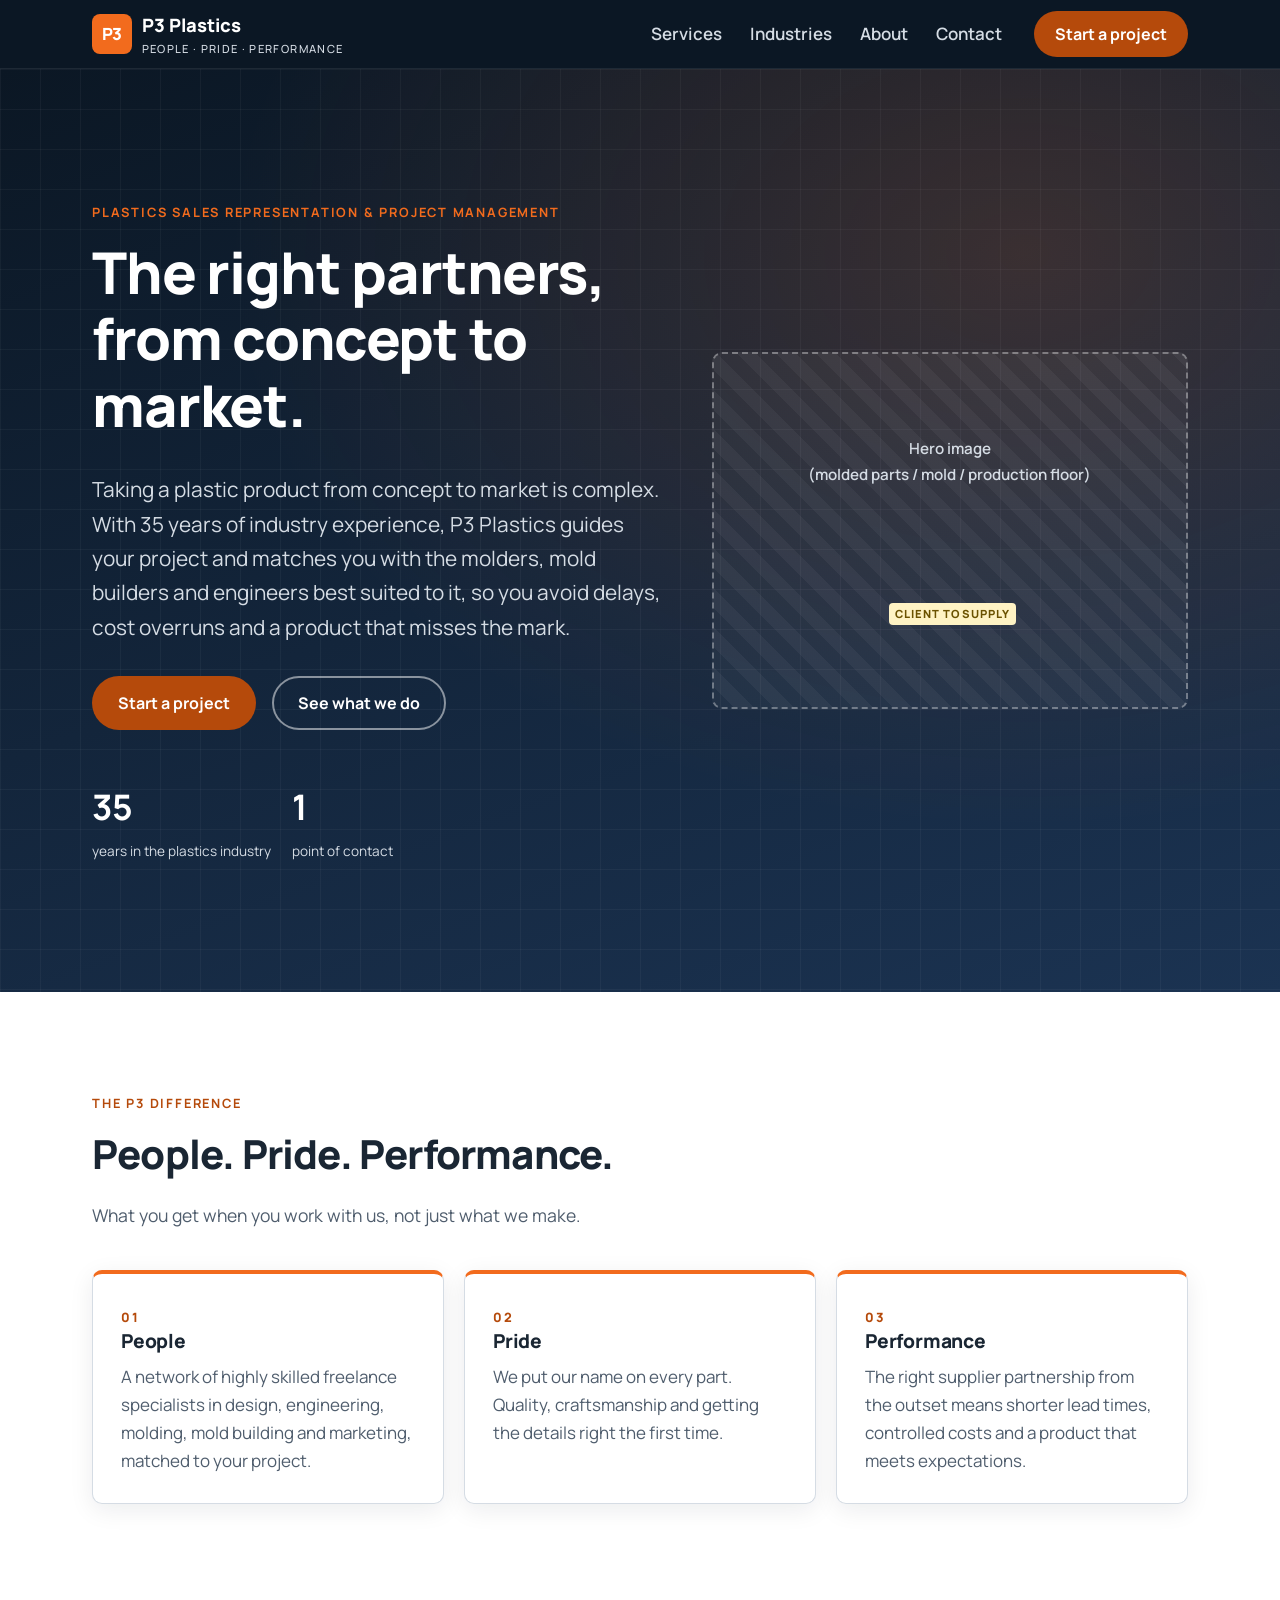
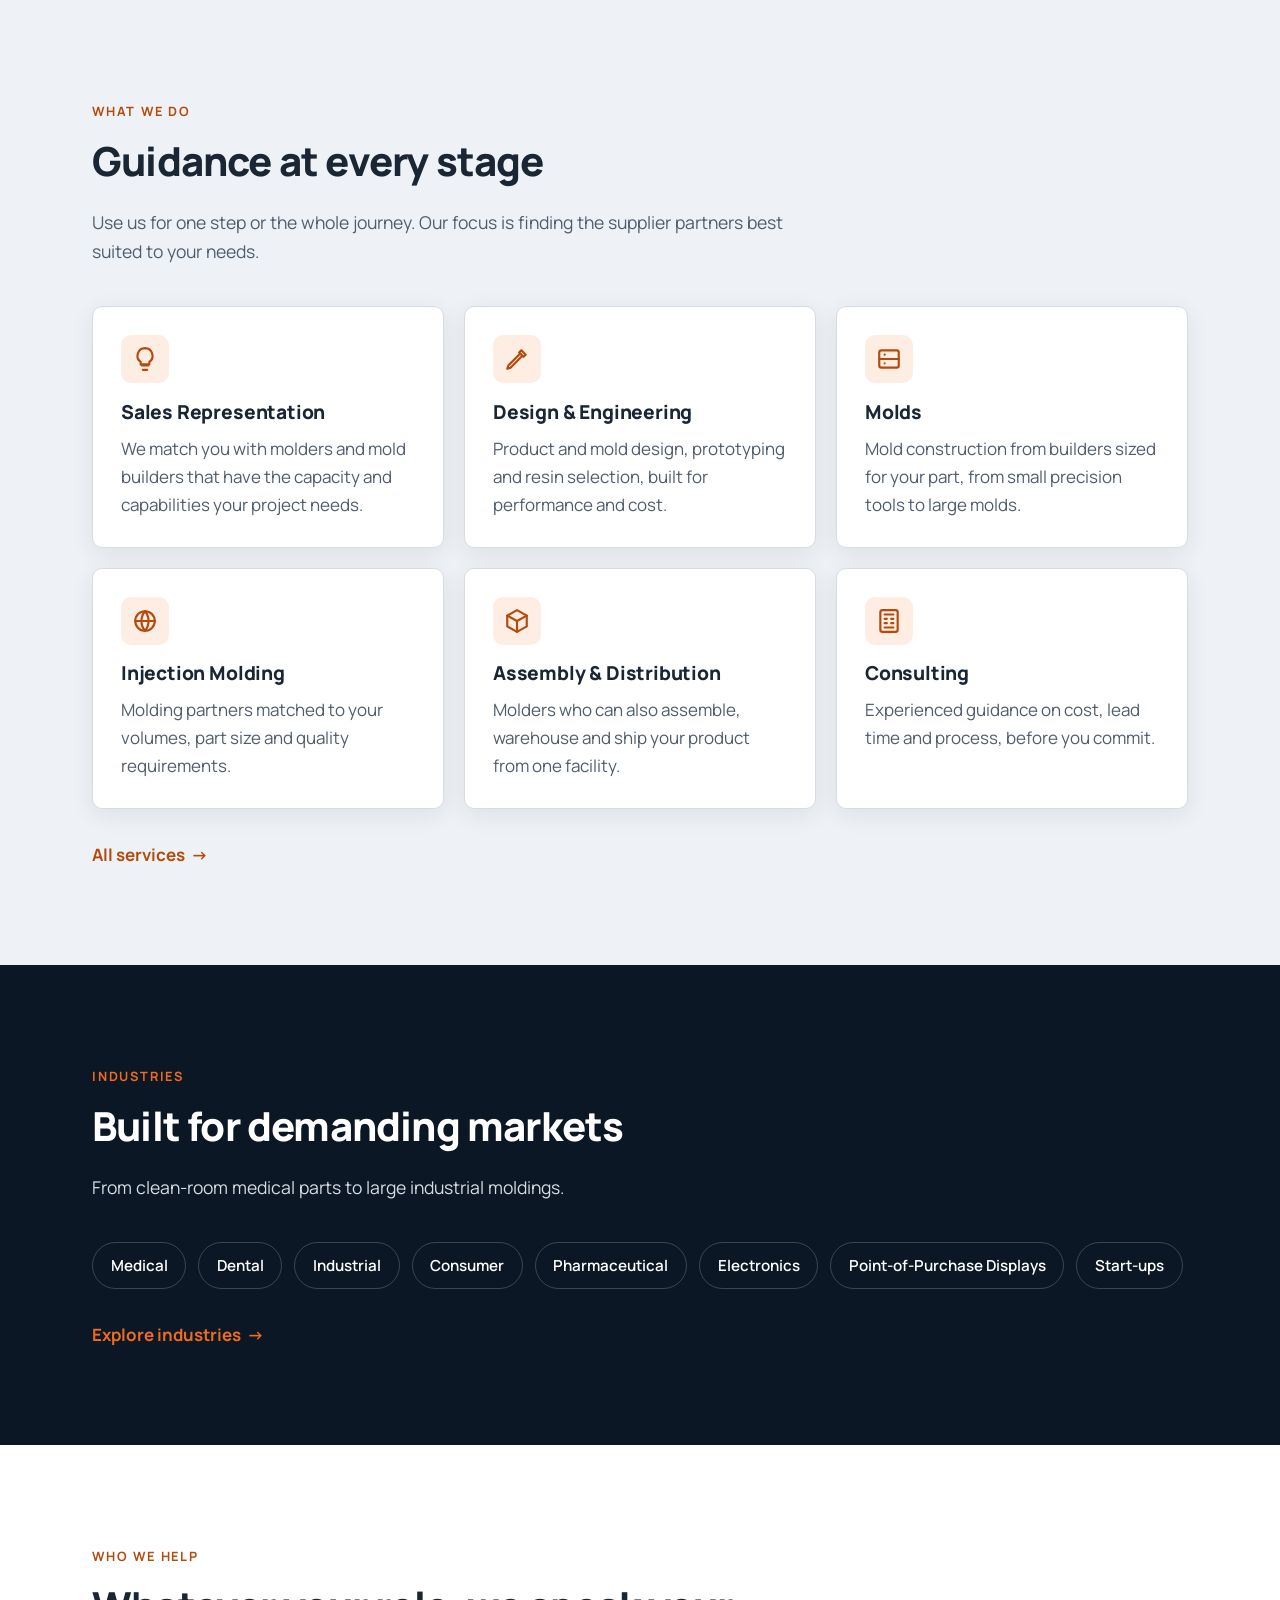
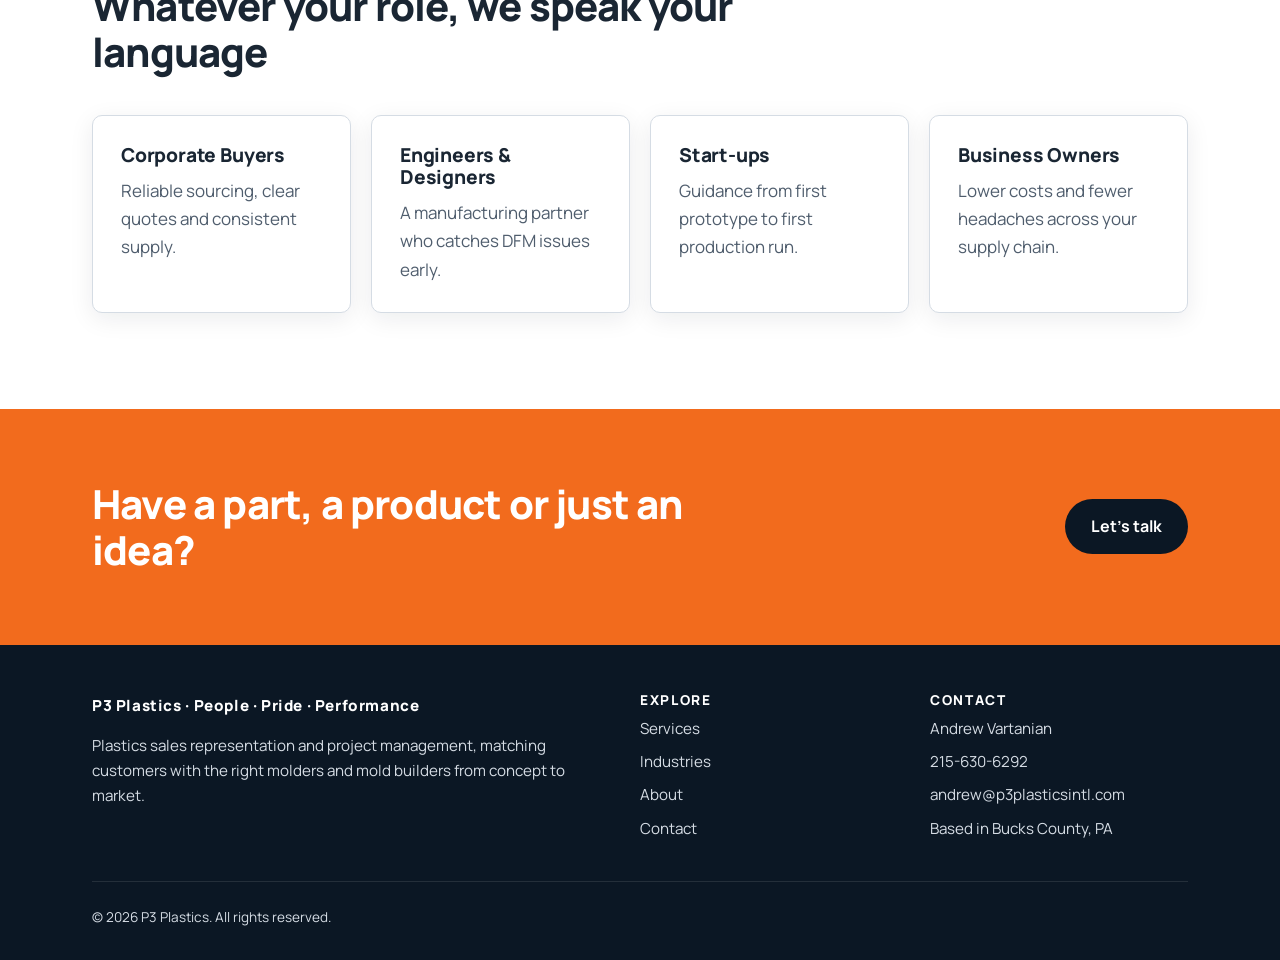
<file: index.html>
<!doctype html>
<html lang="en">
<head>
  <meta charset="utf-8">
  <meta name="viewport" content="width=device-width, initial-scale=1">
  <title>P3 Plastics | Plastics Sales Representation &amp; Project Management</title>
  <meta name="description" content="35 years of plastics industry experience. P3 Plastics guides your project from concept to market and matches you with the molders, mold builders and engineers best suited to it.">
  <meta property="og:type" content="website">
  <meta property="og:site_name" content="P3 Plastics">
  <meta property="og:title" content="P3 Plastics | Plastics Sales Representation &amp; Project Management">
  <meta property="og:description" content="35 years of plastics industry experience. P3 Plastics guides your project from concept to market and matches you with the molders, mold builders and engineers best suited to it.">
  <!-- TODO: add og:image + og:url once hosted (needs absolute URLs) -->
  <meta name="theme-color" content="#0b1724">
  <link rel="icon" href="favicon.svg" type="image/svg+xml">
  <link rel="preconnect" href="https://fonts.googleapis.com">
  <link rel="preconnect" href="https://fonts.gstatic.com" crossorigin>
  <link href="https://fonts.googleapis.com/css2?family=Manrope:wght@400;500;600;700;800&display=swap" rel="stylesheet">
  <link rel="stylesheet" href="css/styles.css">
</head>
<body>
  <a class="skip-link" href="#main">Skip to content</a>

  <header class="site-header">
    <div class="container header-inner">
      <a class="logo" href="index.html">
        <span class="logo-mark">P3</span>
        <span>P3 Plastics <small>People · Pride · Performance</small></span>
      </a>
      <button class="nav-toggle" aria-expanded="false" aria-controls="site-nav" aria-label="Menu">
        <span class="nav-toggle-bars"></span>
      </button>
      <nav class="site-nav" id="site-nav" aria-label="Main">
        <ul>
          <li><a href="services.html">Services</a></li>
          <li><a href="industries.html">Industries</a></li>
          <li><a href="about.html">About</a></li>
          <li><a href="contact.html">Contact</a></li>
        </ul>
        <a class="btn btn-primary" href="contact.html">Start a project</a>
      </nav>
    </div>
  </header>

  <main id="main">
    <!-- HERO -->
    <section class="hero">
      <div class="container hero-grid">
        <div>
          <span class="eyebrow">Plastics sales representation &amp; project management</span>
          <h1>The right partners, from concept to market.</h1>
          <p class="lead">Taking a plastic product from concept to market is complex. With 35 years of industry experience, P3 Plastics guides your project and matches you with the molders, mold builders and engineers best suited to it, so you avoid delays, cost overruns and a product that misses the mark.</p>
          <div class="hero-actions">
            <a class="btn btn-primary" href="contact.html">Start a project</a>
            <a class="btn btn-ghost" href="services.html">See what we do</a>
          </div>
          <div class="hero-stats">
            <div><strong>35</strong><span>years in the plastics industry</span></div>
            <div><strong>1</strong><span>point of contact</span></div>
          </div>
        </div>
        <div class="ph-media" role="img" aria-label="Placeholder for hero image">
          Hero image<br>(molded parts / mold / production floor)<br><span class="tbd">Client to supply</span>
        </div>
      </div>
    </section>

    <!-- P3 PILLARS -->
    <section class="section">
      <div class="container">
        <div class="section-head">
          <span class="eyebrow">The P3 difference</span>
          <h2>People. Pride. Performance.</h2>
          <p>What you get when you work with us, not just what we make.</p>
        </div>
        <div class="grid grid-3">
          <article class="card pillar">
            <span class="num">01</span>
            <h3>People</h3>
            <p>A network of highly skilled freelance specialists in design, engineering, molding, mold building and marketing, matched to your project.</p>
          </article>
          <article class="card pillar">
            <span class="num">02</span>
            <h3>Pride</h3>
            <p>We put our name on every part. Quality, craftsmanship and getting the details right the first time.</p>
          </article>
          <article class="card pillar">
            <span class="num">03</span>
            <h3>Performance</h3>
            <p>The right supplier partnership from the outset means shorter lead times, controlled costs and a product that meets expectations.</p>
          </article>
        </div>
      </div>
    </section>

    <!-- SERVICES SNAPSHOT -->
    <section class="section section-alt">
      <div class="container">
        <div class="section-head">
          <span class="eyebrow">What we do</span>
          <h2>Guidance at every stage</h2>
          <p>Use us for one step or the whole journey. Our focus is finding the supplier partners best suited to your needs.</p>
        </div>
        <div class="grid grid-3">
          <article class="card">
            <div class="icon"><svg viewBox="0 0 24 24" fill="none" stroke="currentColor" stroke-width="2" stroke-linecap="round" stroke-linejoin="round" aria-hidden="true"><path d="M9 18h6M10 22h4M12 2a7 7 0 0 0-4 12.7V17h8v-2.3A7 7 0 0 0 12 2z"/></svg></div>
            <h3>Sales Representation</h3>
            <p>We match you with molders and mold builders that have the capacity and capabilities your project needs.</p>
          </article>
          <article class="card">
            <div class="icon"><svg viewBox="0 0 24 24" fill="none" stroke="currentColor" stroke-width="2" stroke-linecap="round" stroke-linejoin="round" aria-hidden="true"><path d="M3 21l3-1 11-11-2-2L4 18l-1 3zM14 6l2-2 4 4-2 2"/></svg></div>
            <h3>Design &amp; Engineering</h3>
            <p>Product and mold design, prototyping and resin selection, built for performance and cost.</p>
          </article>
          <article class="card">
            <div class="icon"><svg viewBox="0 0 24 24" fill="none" stroke="currentColor" stroke-width="2" stroke-linecap="round" stroke-linejoin="round" aria-hidden="true"><rect x="3" y="4" width="18" height="16" rx="2"/><path d="M3 12h18M8 8h.01M8 16h.01"/></svg></div>
            <h3>Molds</h3>
            <p>Mold construction from builders sized for your part, from small precision tools to large molds.</p>
          </article>
          <article class="card">
            <div class="icon"><svg viewBox="0 0 24 24" fill="none" stroke="currentColor" stroke-width="2" stroke-linecap="round" stroke-linejoin="round" aria-hidden="true"><circle cx="12" cy="12" r="9"/><path d="M3 12h18M12 3a14 14 0 0 1 0 18M12 3a14 14 0 0 0 0 18"/></svg></div>
            <h3>Injection Molding</h3>
            <p>Molding partners matched to your volumes, part size and quality requirements.</p>
          </article>
          <article class="card">
            <div class="icon"><svg viewBox="0 0 24 24" fill="none" stroke="currentColor" stroke-width="2" stroke-linecap="round" stroke-linejoin="round" aria-hidden="true"><path d="M12 2l9 5v10l-9 5-9-5V7z"/><path d="M12 22V12M21 7l-9 5-9-5"/></svg></div>
            <h3>Assembly &amp; Distribution</h3>
            <p>Molders who can also assemble, warehouse and ship your product from one facility.</p>
          </article>
          <article class="card">
            <div class="icon"><svg viewBox="0 0 24 24" fill="none" stroke="currentColor" stroke-width="2" stroke-linecap="round" stroke-linejoin="round" aria-hidden="true"><rect x="4" y="2" width="16" height="20" rx="2"/><path d="M8 6h8M8 10h2M14 10h2M8 14h2M14 14h2M8 18h8"/></svg></div>
            <h3>Consulting</h3>
            <p>Experienced guidance on cost, lead time and process, before you commit.</p>
          </article>
        </div>
        <a class="link-arrow" href="services.html">All services</a>
      </div>
    </section>

    <!-- INDUSTRIES -->
    <section class="section section-dark">
      <div class="container">
        <div class="section-head">
          <span class="eyebrow">Industries</span>
          <h2>Built for demanding markets</h2>
          <p>From clean-room medical parts to large industrial moldings.</p>
        </div>
        <ul class="chips">
          <li>Medical</li>
          <li>Dental</li>
          <li>Industrial</li>
          <li>Consumer</li>
          <li>Pharmaceutical</li>
          <li>Electronics</li>
          <li>Point-of-Purchase Displays</li>
          <li>Start-ups</li>
        </ul>
        <a class="link-arrow" href="industries.html" style="color: var(--accent)">Explore industries</a>
      </div>
    </section>

    <!-- WHO WE HELP -->
    <section class="section">
      <div class="container">
        <div class="section-head">
          <span class="eyebrow">Who we help</span>
          <h2>Whatever your role, we speak your language</h2>
        </div>
        <div class="grid grid-4">
          <article class="card">
            <h3>Corporate Buyers</h3>
            <p>Reliable sourcing, clear quotes and consistent supply.</p>
          </article>
          <article class="card">
            <h3>Engineers &amp; Designers</h3>
            <p>A manufacturing partner who catches DFM issues early.</p>
          </article>
          <article class="card">
            <h3>Start-ups</h3>
            <p>Guidance from first prototype to first production run.</p>
          </article>
          <article class="card">
            <h3>Business Owners</h3>
            <p>Lower costs and fewer headaches across your supply chain.</p>
          </article>
        </div>
      </div>
    </section>

    <!-- CTA -->
    <section class="cta-band">
      <div class="container">
        <h2>Have a part, a product or just an idea?</h2>
        <a class="btn" href="contact.html">Let's talk</a>
      </div>
    </section>
  </main>

  <footer class="site-footer">
    <div class="container">
      <div class="footer-grid">
        <div>
          <p class="footer-tagline">P3 Plastics · People · Pride · Performance</p>
          <p>Plastics sales representation and project management, matching customers with the right molders and mold builders from concept to market.</p>
        </div>
        <div>
          <h2>Explore</h2>
          <ul>
            <li><a href="services.html">Services</a></li>
            <li><a href="industries.html">Industries</a></li>
            <li><a href="about.html">About</a></li>
            <li><a href="contact.html">Contact</a></li>
          </ul>
        </div>
        <div>
          <h2>Contact</h2>
          <ul>
            <li>Andrew Vartanian</li>
            <li><a href="tel:+12156306292">215-630-6292</a></li>
            <li><a href="mailto:andrew@p3plasticsintl.com">andrew@p3plasticsintl.com</a></li>
            <li>Based in Bucks County, PA</li>
          </ul>
        </div>
      </div>
      <div class="footer-bottom">© <span id="year">2026</span> P3 Plastics. All rights reserved.</div>
    </div>
  </footer>

  <script src="js/main.js"></script>
</body>
</html>
</file>
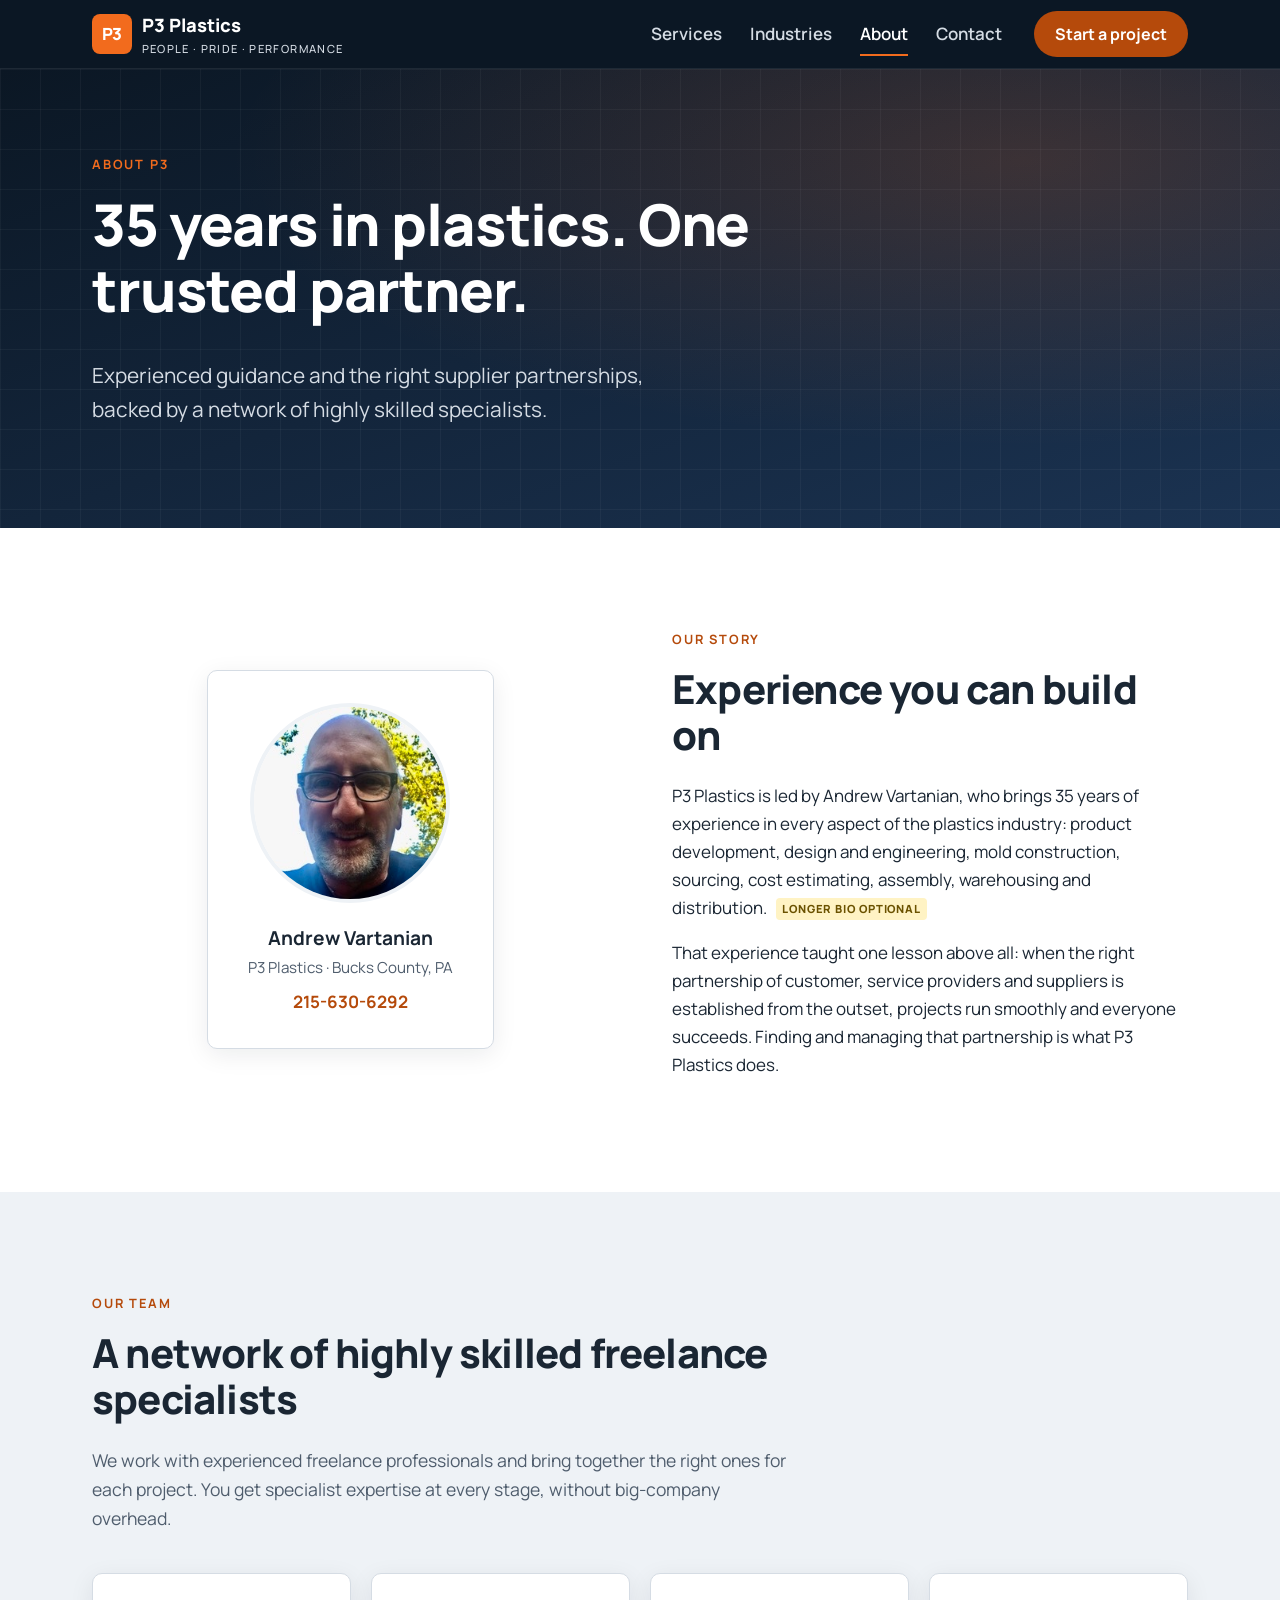
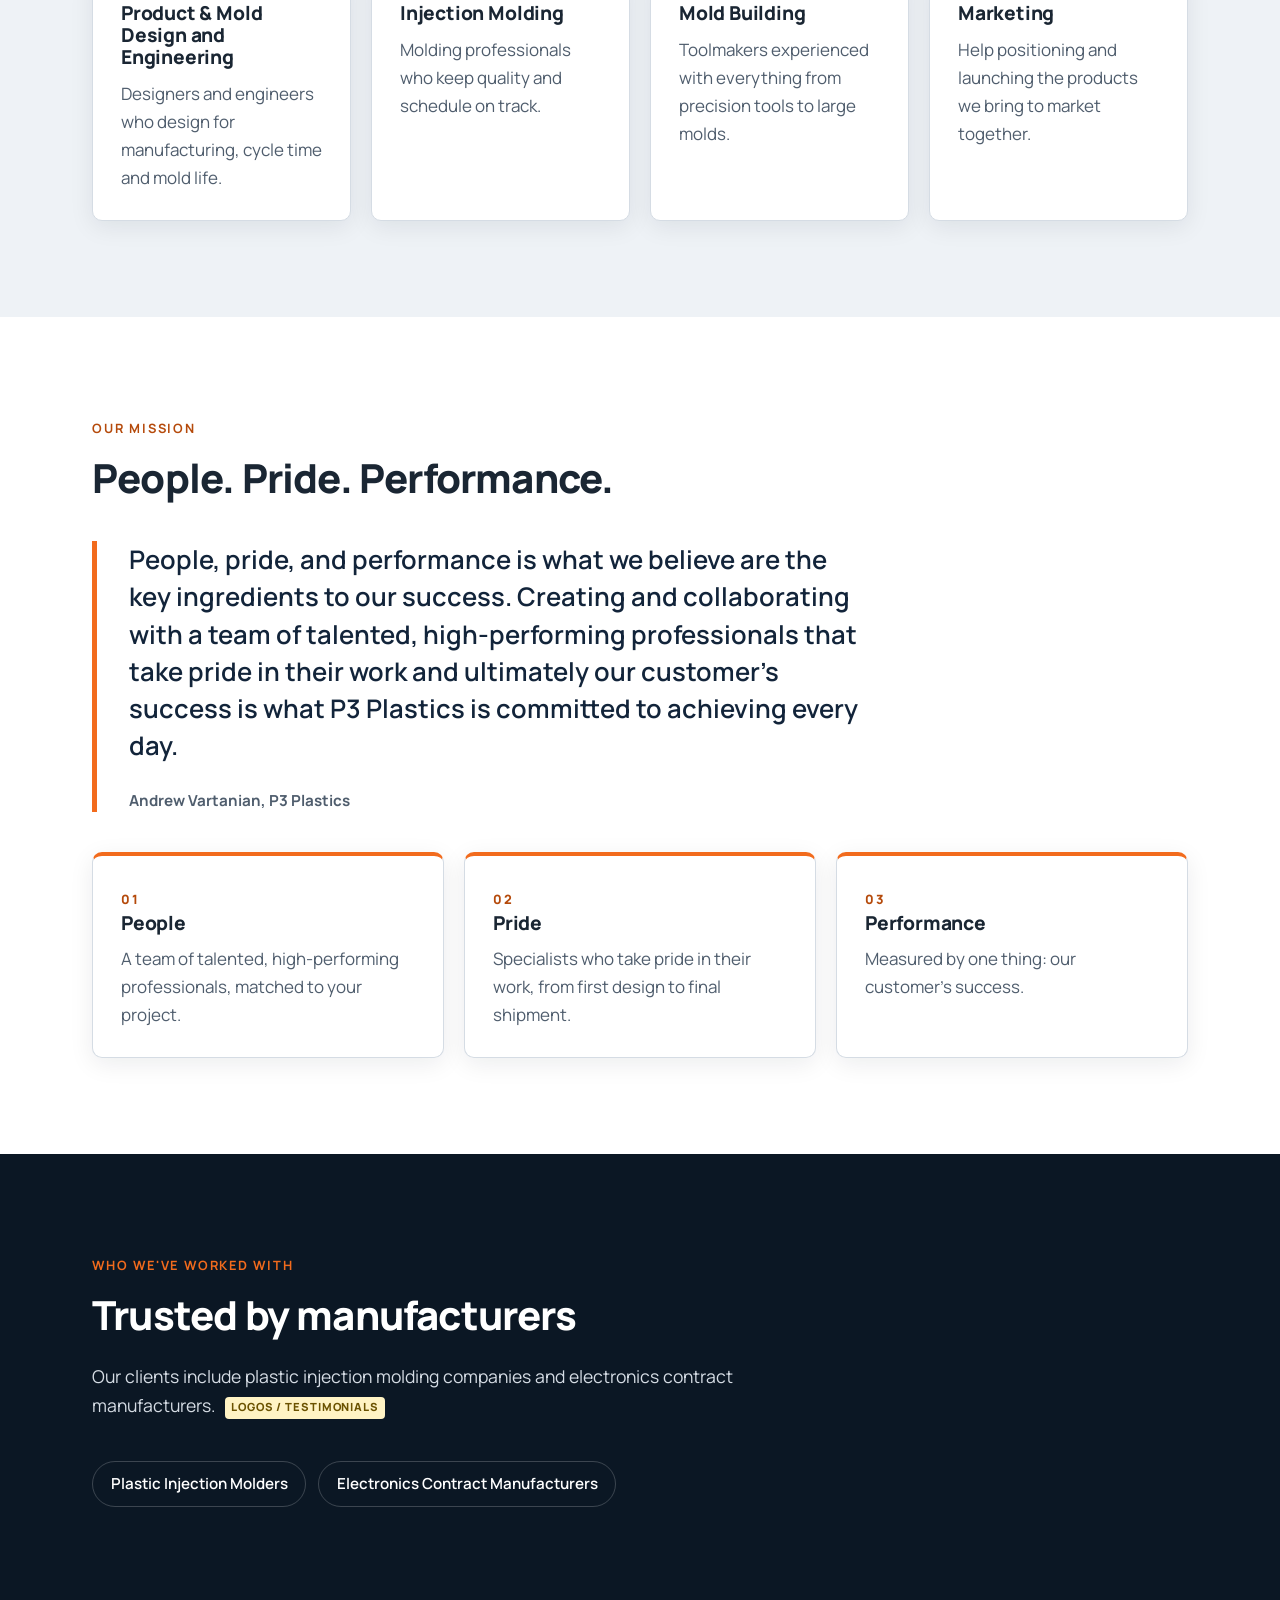
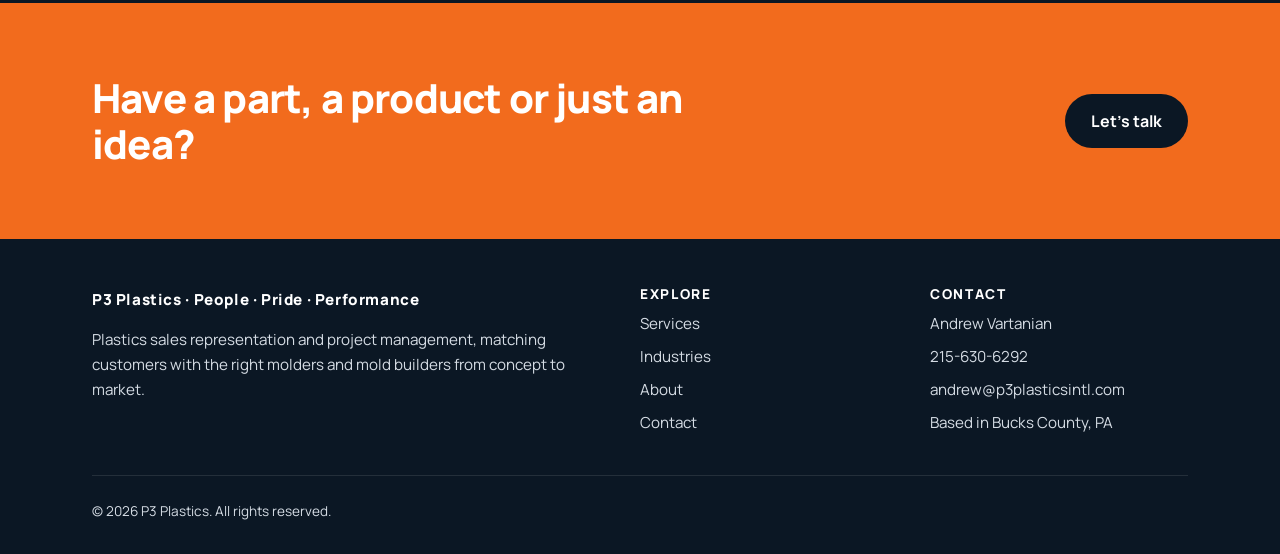
<file: about.html>
<!doctype html>
<html lang="en">
<head>
  <meta charset="utf-8">
  <meta name="viewport" content="width=device-width, initial-scale=1">
  <title>About | P3 Plastics</title>
  <meta name="description" content="Led by Andrew Vartanian, with 35 years in plastics and a network of highly skilled freelance design, engineering, molding and marketing specialists.">
  <meta property="og:type" content="website">
  <meta property="og:site_name" content="P3 Plastics">
  <meta property="og:title" content="About | P3 Plastics">
  <meta property="og:description" content="Led by Andrew Vartanian, with 35 years in plastics and a network of highly skilled freelance design, engineering, molding and marketing specialists.">
  <!-- TODO: add og:image + og:url once hosted (needs absolute URLs) -->
  <meta name="theme-color" content="#0b1724">
  <link rel="icon" href="favicon.svg" type="image/svg+xml">
  <link rel="preconnect" href="https://fonts.googleapis.com">
  <link rel="preconnect" href="https://fonts.gstatic.com" crossorigin>
  <link href="https://fonts.googleapis.com/css2?family=Manrope:wght@400;500;600;700;800&display=swap" rel="stylesheet">
  <link rel="stylesheet" href="css/styles.css">
</head>
<body>
  <a class="skip-link" href="#main">Skip to content</a>

  <header class="site-header">
    <div class="container header-inner">
      <a class="logo" href="index.html">
        <span class="logo-mark">P3</span>
        <span>P3 Plastics <small>People · Pride · Performance</small></span>
      </a>
      <button class="nav-toggle" aria-expanded="false" aria-controls="site-nav" aria-label="Menu">
        <span class="nav-toggle-bars"></span>
      </button>
      <nav class="site-nav" id="site-nav" aria-label="Main">
        <ul>
          <li><a href="services.html">Services</a></li>
          <li><a href="industries.html">Industries</a></li>
          <li><a href="about.html">About</a></li>
          <li><a href="contact.html">Contact</a></li>
        </ul>
        <a class="btn btn-primary" href="contact.html">Start a project</a>
      </nav>
    </div>
  </header>

  <main id="main">
    <section class="hero page-hero">
      <div class="container">
        <span class="eyebrow">About P3</span>
        <h1>35 years in plastics. One trusted partner.</h1>
        <p class="lead">Experienced guidance and the right supplier partnerships, backed by a network of highly skilled specialists.</p>
      </div>
    </section>

    <section class="section">
      <div class="container split">
        <figure class="profile">
          <img src="img/andrew-vartanian.jpg" width="244" height="241" alt="Andrew Vartanian, P3 Plastics">
          <figcaption>
            <strong>Andrew Vartanian</strong>
            <span>P3 Plastics · Bucks County, PA</span>
            <a href="tel:+12156306292">215-630-6292</a>
          </figcaption>
        </figure>
        <div>
          <span class="eyebrow">Our story</span>
          <h2>Experience you can build on</h2>
          <p>P3 Plastics is led by Andrew Vartanian, who brings 35 years of experience in every aspect of the plastics industry: product development, design and engineering, mold construction, sourcing, cost estimating, assembly, warehousing and distribution. <span class="tbd">Longer bio optional</span></p>
          <p>That experience taught one lesson above all: when the right partnership of customer, service providers and suppliers is established from the outset, projects run smoothly and everyone succeeds. Finding and managing that partnership is what P3 Plastics does.</p>
        </div>
      </div>
    </section>

    <section class="section section-alt">
      <div class="container">
        <div class="section-head">
          <span class="eyebrow">Our team</span>
          <h2>A network of highly skilled freelance specialists</h2>
          <p>We work with experienced freelance professionals and bring together the right ones for each project. You get specialist expertise at every stage, without big-company overhead.</p>
        </div>
        <div class="grid grid-4">
          <article class="card"><h3>Product &amp; Mold Design and Engineering</h3><p>Designers and engineers who design for manufacturing, cycle time and mold life.</p></article>
          <article class="card"><h3>Injection Molding</h3><p>Molding professionals who keep quality and schedule on track.</p></article>
          <article class="card"><h3>Mold Building</h3><p>Toolmakers experienced with everything from precision tools to large molds.</p></article>
          <article class="card"><h3>Marketing</h3><p>Help positioning and launching the products we bring to market together.</p></article>
        </div>
      </div>
    </section>

    <section class="section">
      <div class="container">
        <div class="section-head">
          <span class="eyebrow">Our mission</span>
          <h2>People. Pride. Performance.</h2>
        </div>
        <blockquote class="quote">
          <p>People, pride, and performance is what we believe are the key ingredients to our success. Creating and collaborating with a team of talented, high-performing professionals that take pride in their work and ultimately our customer’s success is what P3 Plastics is committed to achieving every day.</p>
          <footer>Andrew Vartanian, P3 Plastics</footer>
        </blockquote>
        <div class="grid grid-3">
          <article class="card pillar"><span class="num">01</span><h3>People</h3><p>A team of talented, high-performing professionals, matched to your project.</p></article>
          <article class="card pillar"><span class="num">02</span><h3>Pride</h3><p>Specialists who take pride in their work, from first design to final shipment.</p></article>
          <article class="card pillar"><span class="num">03</span><h3>Performance</h3><p>Measured by one thing: our customer’s success.</p></article>
        </div>
      </div>
    </section>

    <section class="section section-dark">
      <div class="container">
        <div class="section-head">
          <span class="eyebrow">Who we've worked with</span>
          <h2>Trusted by manufacturers</h2>
          <p>Our clients include plastic injection molding companies and electronics contract manufacturers. <span class="tbd">Logos / testimonials</span></p>
        </div>
        <ul class="chips">
          <li>Plastic Injection Molders</li>
          <li>Electronics Contract Manufacturers</li>
        </ul>
      </div>
    </section>

    <!-- CTA -->
    <section class="cta-band">
      <div class="container">
        <h2>Have a part, a product or just an idea?</h2>
        <a class="btn" href="contact.html">Let's talk</a>
      </div>
    </section>
  </main>

  <footer class="site-footer">
    <div class="container">
      <div class="footer-grid">
        <div>
          <p class="footer-tagline">P3 Plastics · People · Pride · Performance</p>
          <p>Plastics sales representation and project management, matching customers with the right molders and mold builders from concept to market.</p>
        </div>
        <div>
          <h2>Explore</h2>
          <ul>
            <li><a href="services.html">Services</a></li>
            <li><a href="industries.html">Industries</a></li>
            <li><a href="about.html">About</a></li>
            <li><a href="contact.html">Contact</a></li>
          </ul>
        </div>
        <div>
          <h2>Contact</h2>
          <ul>
            <li>Andrew Vartanian</li>
            <li><a href="tel:+12156306292">215-630-6292</a></li>
            <li><a href="mailto:andrew@p3plasticsintl.com">andrew@p3plasticsintl.com</a></li>
            <li>Based in Bucks County, PA</li>
          </ul>
        </div>
      </div>
      <div class="footer-bottom">© <span id="year">2026</span> P3 Plastics. All rights reserved.</div>
    </div>
  </footer>

  <script src="js/main.js"></script>
</body>
</html>
</file>
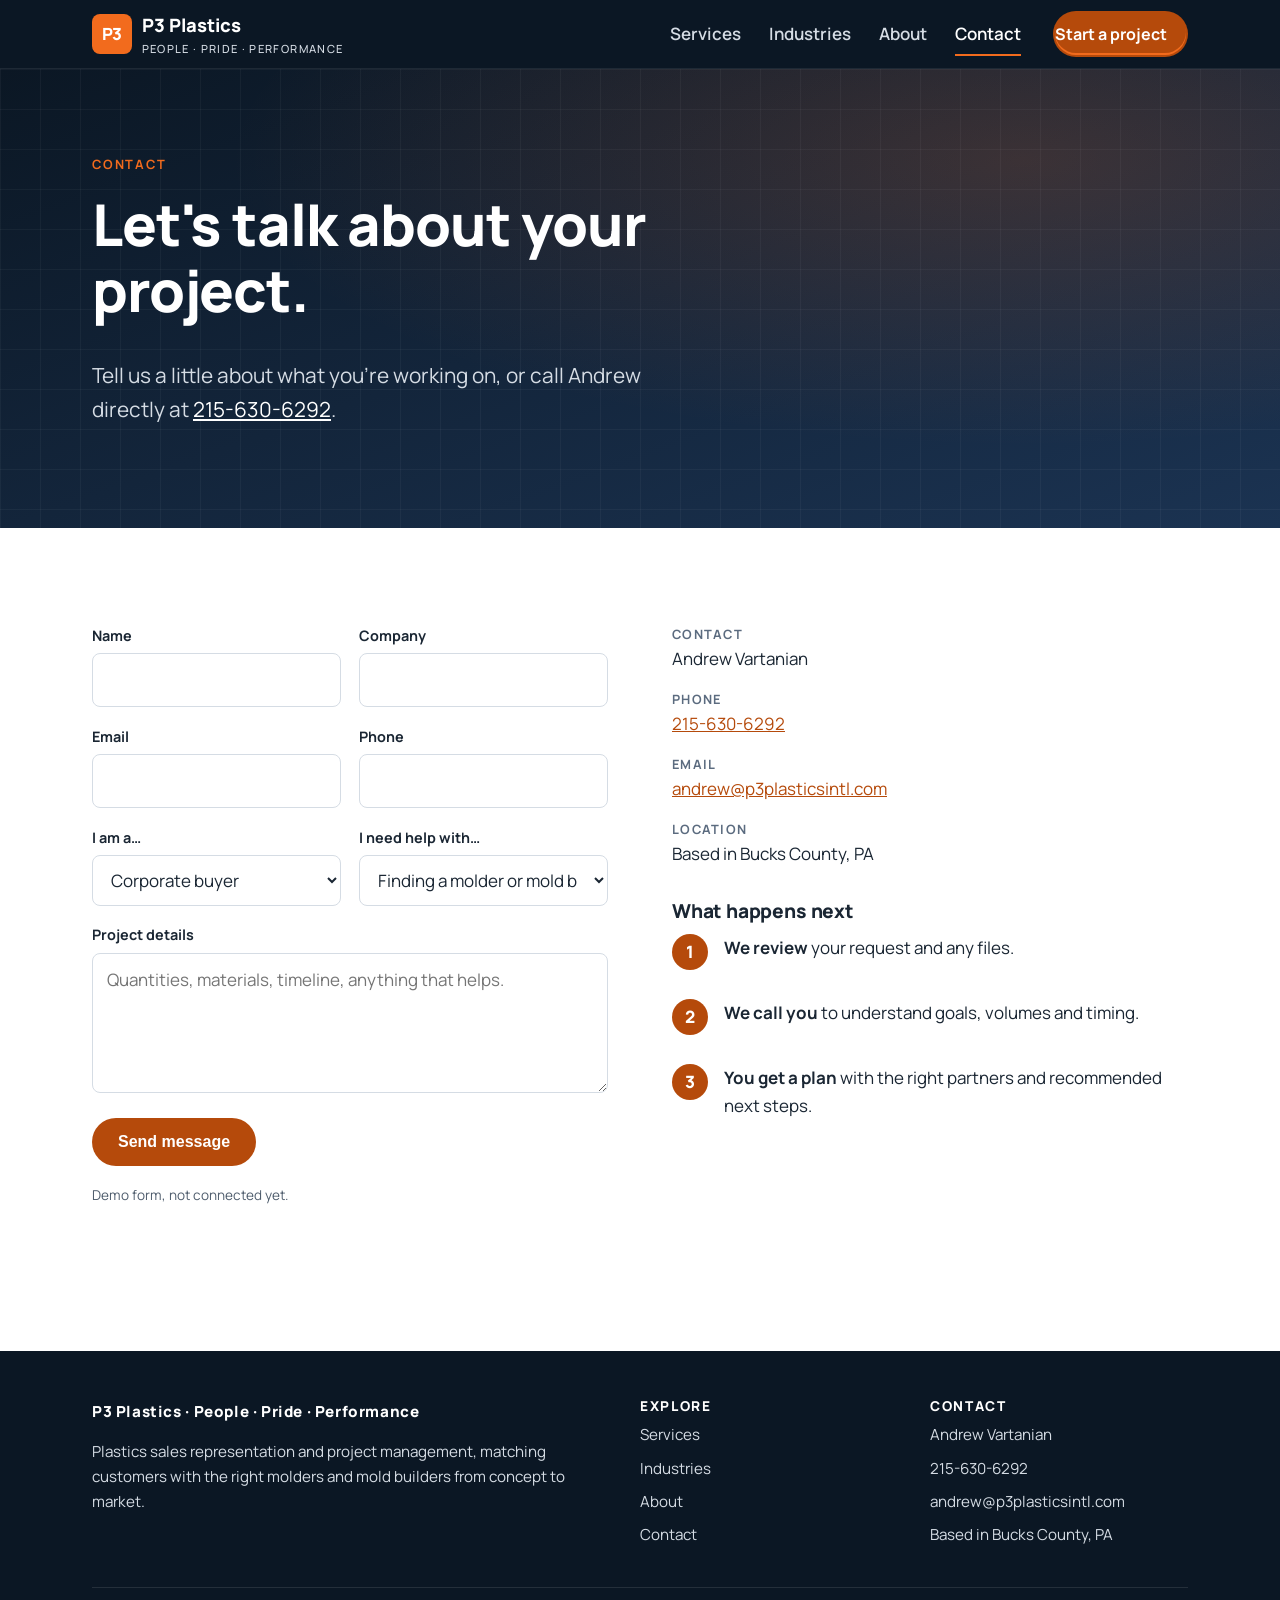
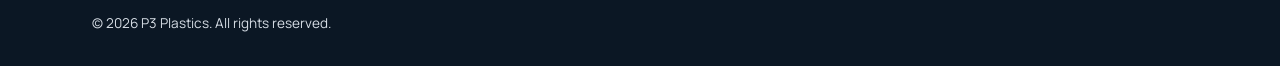
<file: contact.html>
<!doctype html>
<html lang="en">
<head>
  <meta charset="utf-8">
  <meta name="viewport" content="width=device-width, initial-scale=1">
  <title>Contact | P3 Plastics</title>
  <meta name="description" content="Tell us about your plastic part or product. Get a plan and cost estimate.">
  <meta property="og:type" content="website">
  <meta property="og:site_name" content="P3 Plastics">
  <meta property="og:title" content="Contact | P3 Plastics">
  <meta property="og:description" content="Tell us about your plastic part or product. Get a plan and cost estimate.">
  <!-- TODO: add og:image + og:url once hosted (needs absolute URLs) -->
  <meta name="theme-color" content="#0b1724">
  <link rel="icon" href="favicon.svg" type="image/svg+xml">
  <link rel="preconnect" href="https://fonts.googleapis.com">
  <link rel="preconnect" href="https://fonts.gstatic.com" crossorigin>
  <link href="https://fonts.googleapis.com/css2?family=Manrope:wght@400;500;600;700;800&display=swap" rel="stylesheet">
  <link rel="stylesheet" href="css/styles.css">
</head>
<body>
  <a class="skip-link" href="#main">Skip to content</a>

  <header class="site-header">
    <div class="container header-inner">
      <a class="logo" href="index.html">
        <span class="logo-mark">P3</span>
        <span>P3 Plastics <small>People · Pride · Performance</small></span>
      </a>
      <button class="nav-toggle" aria-expanded="false" aria-controls="site-nav" aria-label="Menu">
        <span class="nav-toggle-bars"></span>
      </button>
      <nav class="site-nav" id="site-nav" aria-label="Main">
        <ul>
          <li><a href="services.html">Services</a></li>
          <li><a href="industries.html">Industries</a></li>
          <li><a href="about.html">About</a></li>
          <li><a href="contact.html">Contact</a></li>
        </ul>
        <a class="btn btn-primary" href="contact.html">Start a project</a>
      </nav>
    </div>
  </header>

  <main id="main">
    <section class="hero page-hero">
      <div class="container">
        <span class="eyebrow">Contact</span>
        <h1>Let's talk about your project.</h1>
        <p class="lead">Tell us a little about what you're working on, or call Andrew directly at <a href="tel:+12156306292" style="color: var(--white)">215-630-6292</a>.</p>
      </div>
    </section>

    <section class="section">
      <div class="container split" style="align-items: start">
        <form class="form" data-placeholder novalidate>
          <div class="form-row">
            <div><label for="name">Name</label><input id="name" name="name" autocomplete="name" required></div>
            <div><label for="company">Company</label><input id="company" name="company" autocomplete="organization"></div>
          </div>
          <div class="form-row">
            <div><label for="email">Email</label><input id="email" name="email" type="email" autocomplete="email" required></div>
            <div><label for="phone">Phone</label><input id="phone" name="phone" type="tel" autocomplete="tel"></div>
          </div>
          <div class="form-row">
            <div>
              <label for="role">I am a…</label>
              <select id="role" name="role">
                <option>Corporate buyer</option>
                <option>Engineer / designer</option>
                <option>Start-up founder</option>
                <option>Business owner</option>
                <option>Other</option>
              </select>
            </div>
            <div>
              <label for="type">I need help with…</label>
              <select id="type" name="type">
                <option>Finding a molder or mold builder</option>
                <option>Design &amp; engineering</option>
                <option>Molds</option>
                <option>Injection molding</option>
                <option>Assembly &amp; distribution</option>
                <option>Consulting</option>
                <option>Not sure yet</option>
              </select>
            </div>
          </div>
          <div><label for="message">Project details</label><textarea id="message" name="message" placeholder="Quantities, materials, timeline, anything that helps."></textarea></div>
          <div><button class="btn btn-primary" type="submit">Send message</button></div>
          <p class="form-note">Demo form, not connected yet.</p>
          <p class="form-status" role="status" aria-live="polite"></p>
        </form>

        <aside>
          <ul class="contact-list">
            <li><strong>Contact</strong>Andrew Vartanian</li>
            <li><strong>Phone</strong><a href="tel:+12156306292">215-630-6292</a></li>
            <li><strong>Email</strong><a href="mailto:andrew@p3plasticsintl.com">andrew@p3plasticsintl.com</a></li>
            <li><strong>Location</strong>Based in Bucks County, PA</li>
          </ul>
          <h2 class="h-sm">What happens next</h2>
          <ol class="steps" style="grid-template-columns: 1fr">
            <li><p><strong>We review</strong> your request and any files.</p></li>
            <li><p><strong>We call you</strong> to understand goals, volumes and timing.</p></li>
            <li><p><strong>You get a plan</strong> with the right partners and recommended next steps.</p></li>
          </ol>
        </aside>
      </div>
    </section>
  </main>

  <footer class="site-footer">
    <div class="container">
      <div class="footer-grid">
        <div>
          <p class="footer-tagline">P3 Plastics · People · Pride · Performance</p>
          <p>Plastics sales representation and project management, matching customers with the right molders and mold builders from concept to market.</p>
        </div>
        <div>
          <h2>Explore</h2>
          <ul>
            <li><a href="services.html">Services</a></li>
            <li><a href="industries.html">Industries</a></li>
            <li><a href="about.html">About</a></li>
            <li><a href="contact.html">Contact</a></li>
          </ul>
        </div>
        <div>
          <h2>Contact</h2>
          <ul>
            <li>Andrew Vartanian</li>
            <li><a href="tel:+12156306292">215-630-6292</a></li>
            <li><a href="mailto:andrew@p3plasticsintl.com">andrew@p3plasticsintl.com</a></li>
            <li>Based in Bucks County, PA</li>
          </ul>
        </div>
      </div>
      <div class="footer-bottom">© <span id="year">2026</span> P3 Plastics. All rights reserved.</div>
    </div>
  </footer>

  <script src="js/main.js"></script>
</body>
</html>
</file>
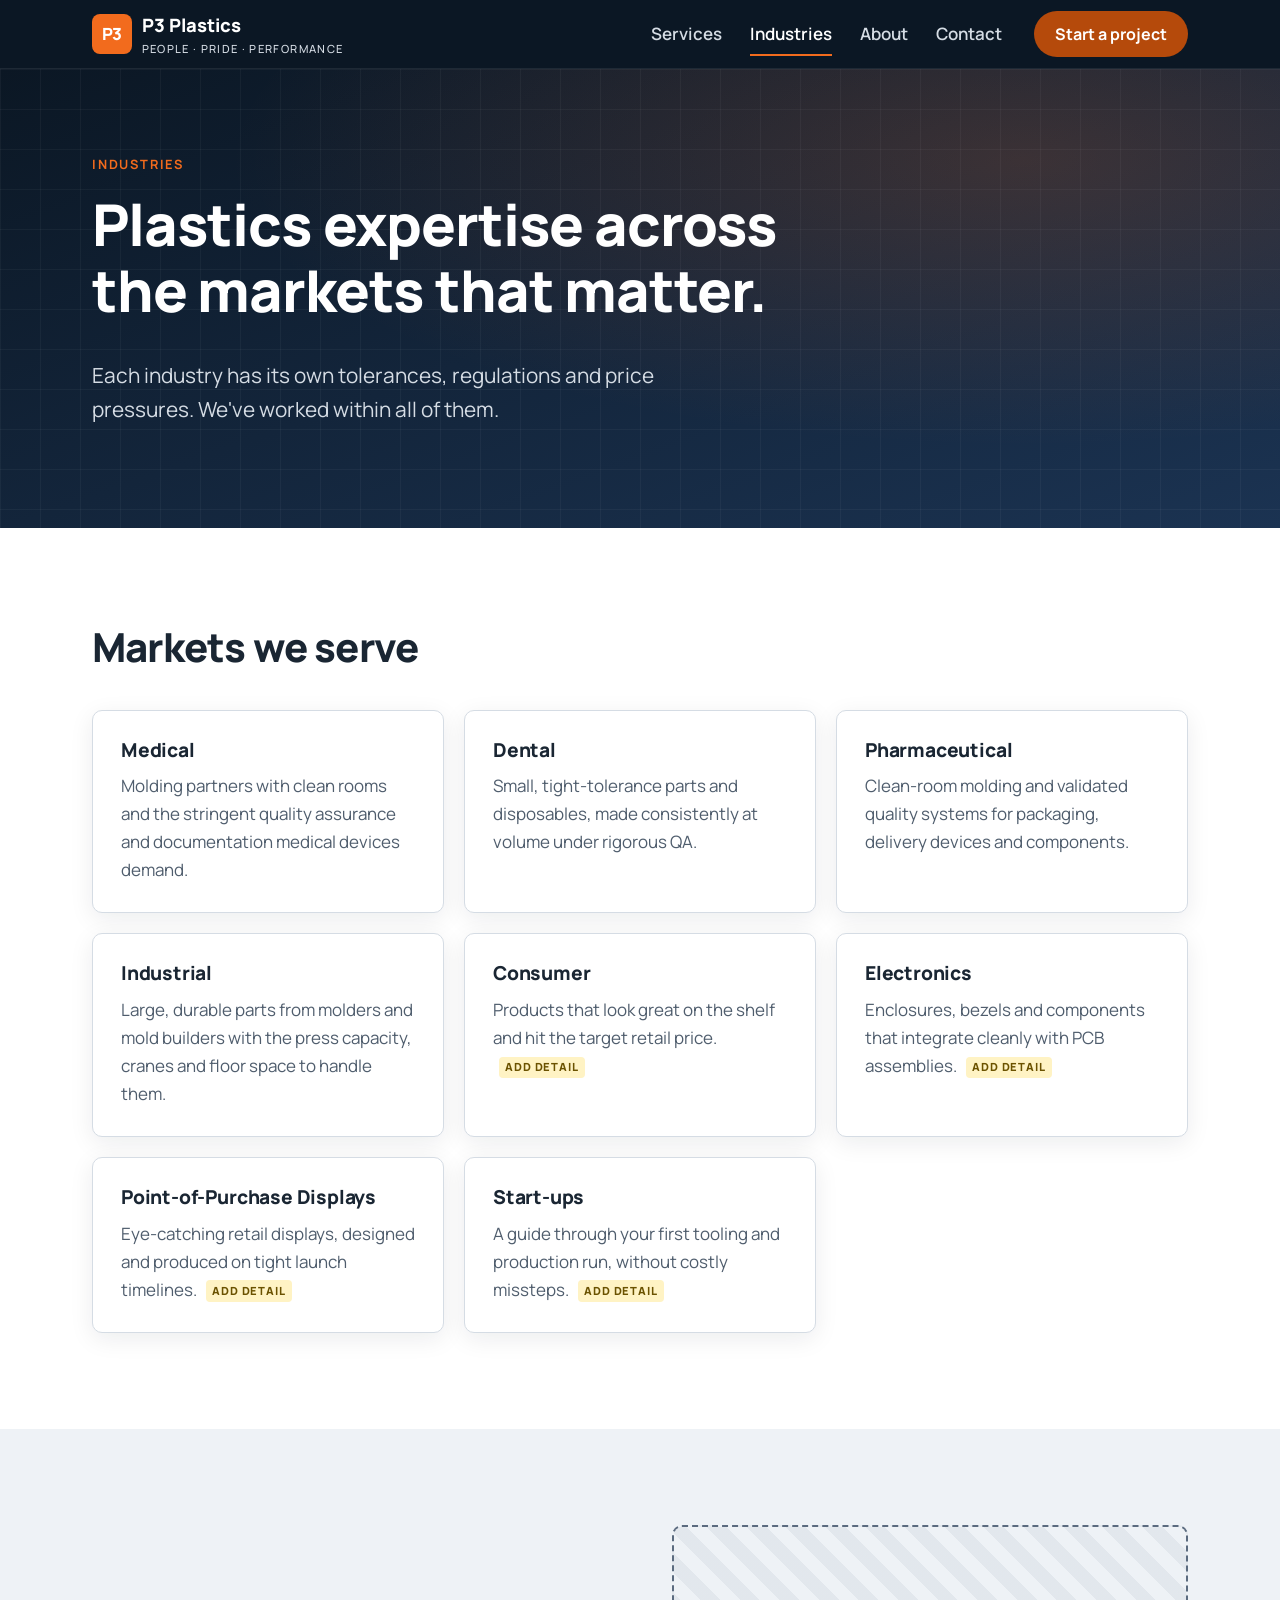
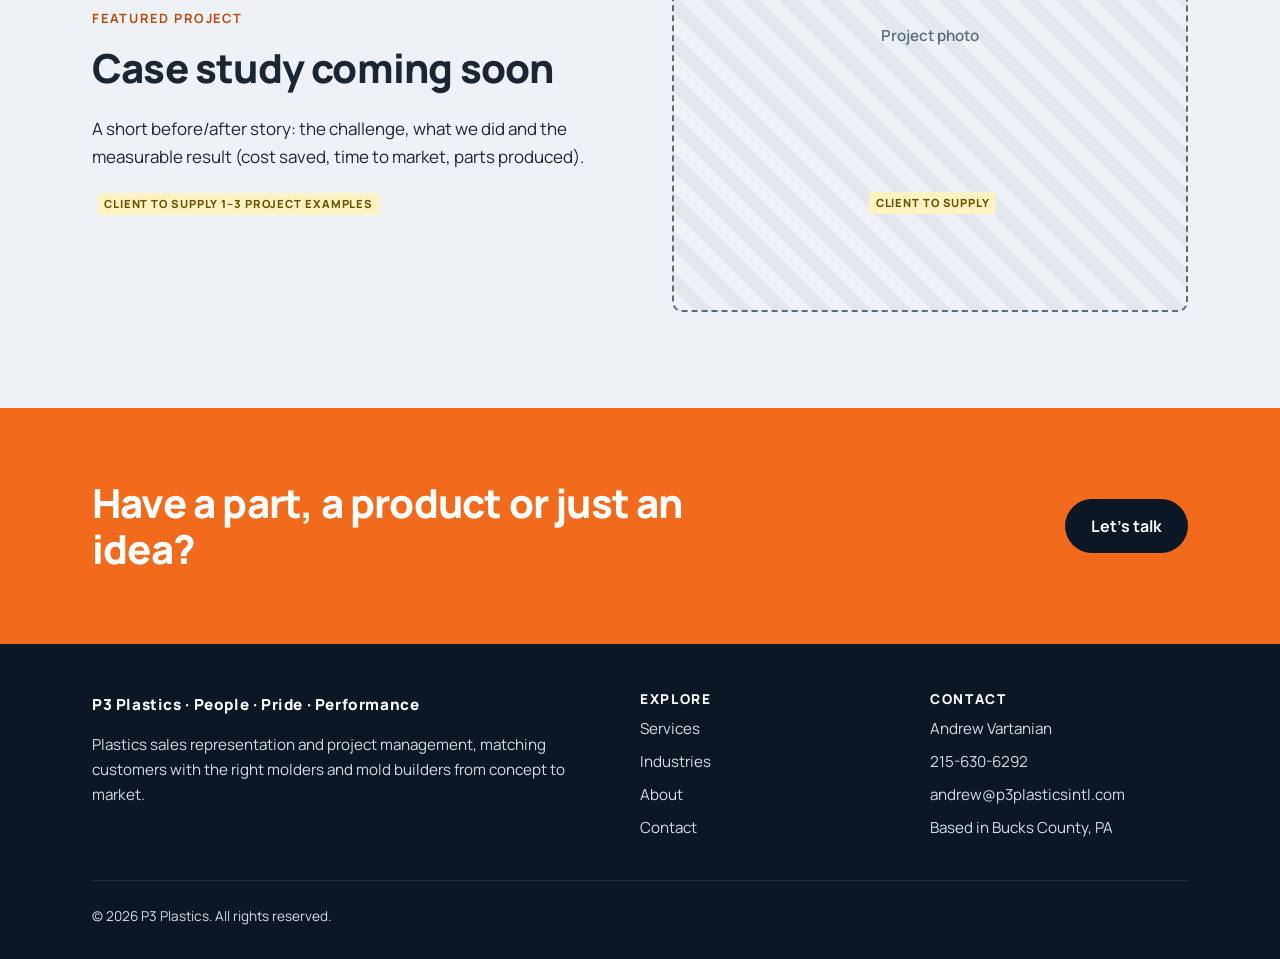
<file: industries.html>
<!doctype html>
<html lang="en">
<head>
  <meta charset="utf-8">
  <meta name="viewport" content="width=device-width, initial-scale=1">
  <title>Industries | P3 Plastics</title>
  <meta name="description" content="Plastics expertise and supplier matching for medical, dental, pharmaceutical, industrial, consumer, electronics, POP displays and start-ups.">
  <meta property="og:type" content="website">
  <meta property="og:site_name" content="P3 Plastics">
  <meta property="og:title" content="Industries | P3 Plastics">
  <meta property="og:description" content="Plastics manufacturing expertise for medical, dental, industrial, consumer, electronics, POP displays and start-ups.">
  <!-- TODO: add og:image + og:url once hosted (needs absolute URLs) -->
  <meta name="theme-color" content="#0b1724">
  <link rel="icon" href="favicon.svg" type="image/svg+xml">
  <link rel="preconnect" href="https://fonts.googleapis.com">
  <link rel="preconnect" href="https://fonts.gstatic.com" crossorigin>
  <link href="https://fonts.googleapis.com/css2?family=Manrope:wght@400;500;600;700;800&display=swap" rel="stylesheet">
  <link rel="stylesheet" href="css/styles.css">
</head>
<body>
  <a class="skip-link" href="#main">Skip to content</a>

  <header class="site-header">
    <div class="container header-inner">
      <a class="logo" href="index.html">
        <span class="logo-mark">P3</span>
        <span>P3 Plastics <small>People · Pride · Performance</small></span>
      </a>
      <button class="nav-toggle" aria-expanded="false" aria-controls="site-nav" aria-label="Menu">
        <span class="nav-toggle-bars"></span>
      </button>
      <nav class="site-nav" id="site-nav" aria-label="Main">
        <ul>
          <li><a href="services.html">Services</a></li>
          <li><a href="industries.html">Industries</a></li>
          <li><a href="about.html">About</a></li>
          <li><a href="contact.html">Contact</a></li>
        </ul>
        <a class="btn btn-primary" href="contact.html">Start a project</a>
      </nav>
    </div>
  </header>

  <main id="main">
    <section class="hero page-hero">
      <div class="container">
        <span class="eyebrow">Industries</span>
        <h1>Plastics expertise across the markets that matter.</h1>
        <p class="lead">Each industry has its own tolerances, regulations and price pressures. We've worked within all of them.</p>
      </div>
    </section>

    <section class="section">
      <div class="container">
        <div class="section-head">
          <h2>Markets we serve</h2>
        </div>
        <div class="grid grid-3">
          <article class="card"><h3>Medical</h3><p>Molding partners with clean rooms and the stringent quality assurance and documentation medical devices demand.</p></article>
          <article class="card"><h3>Dental</h3><p>Small, tight-tolerance parts and disposables, made consistently at volume under rigorous QA.</p></article>
          <article class="card"><h3>Pharmaceutical</h3><p>Clean-room molding and validated quality systems for packaging, delivery devices and components.</p></article>
          <article class="card"><h3>Industrial</h3><p>Large, durable parts from molders and mold builders with the press capacity, cranes and floor space to handle them.</p></article>
          <article class="card"><h3>Consumer</h3><p>Products that look great on the shelf and hit the target retail price. <span class="tbd">Add detail</span></p></article>
          <article class="card"><h3>Electronics</h3><p>Enclosures, bezels and components that integrate cleanly with PCB assemblies. <span class="tbd">Add detail</span></p></article>
          <article class="card"><h3>Point-of-Purchase Displays</h3><p>Eye-catching retail displays, designed and produced on tight launch timelines. <span class="tbd">Add detail</span></p></article>
          <article class="card"><h3>Start-ups</h3><p>A guide through your first tooling and production run, without costly missteps. <span class="tbd">Add detail</span></p></article>
        </div>
      </div>
    </section>

    <section class="section section-alt">
      <div class="container split">
        <div>
          <span class="eyebrow">Featured project</span>
          <h2>Case study coming soon</h2>
          <p>A short before/after story: the challenge, what we did and the measurable result (cost saved, time to market, parts produced).</p>
          <p><span class="tbd">Client to supply 1–3 project examples</span></p>
        </div>
        <div class="ph-media" role="img" aria-label="Placeholder for project photo">Project photo<br><span class="tbd">Client to supply</span></div>
      </div>
    </section>

    <!-- CTA -->
    <section class="cta-band">
      <div class="container">
        <h2>Have a part, a product or just an idea?</h2>
        <a class="btn" href="contact.html">Let's talk</a>
      </div>
    </section>
  </main>

  <footer class="site-footer">
    <div class="container">
      <div class="footer-grid">
        <div>
          <p class="footer-tagline">P3 Plastics · People · Pride · Performance</p>
          <p>Plastics sales representation and project management, matching customers with the right molders and mold builders from concept to market.</p>
        </div>
        <div>
          <h2>Explore</h2>
          <ul>
            <li><a href="services.html">Services</a></li>
            <li><a href="industries.html">Industries</a></li>
            <li><a href="about.html">About</a></li>
            <li><a href="contact.html">Contact</a></li>
          </ul>
        </div>
        <div>
          <h2>Contact</h2>
          <ul>
            <li>Andrew Vartanian</li>
            <li><a href="tel:+12156306292">215-630-6292</a></li>
            <li><a href="mailto:andrew@p3plasticsintl.com">andrew@p3plasticsintl.com</a></li>
            <li>Based in Bucks County, PA</li>
          </ul>
        </div>
      </div>
      <div class="footer-bottom">© <span id="year">2026</span> P3 Plastics. All rights reserved.</div>
    </div>
  </footer>

  <script src="js/main.js"></script>
</body>
</html>
</file>
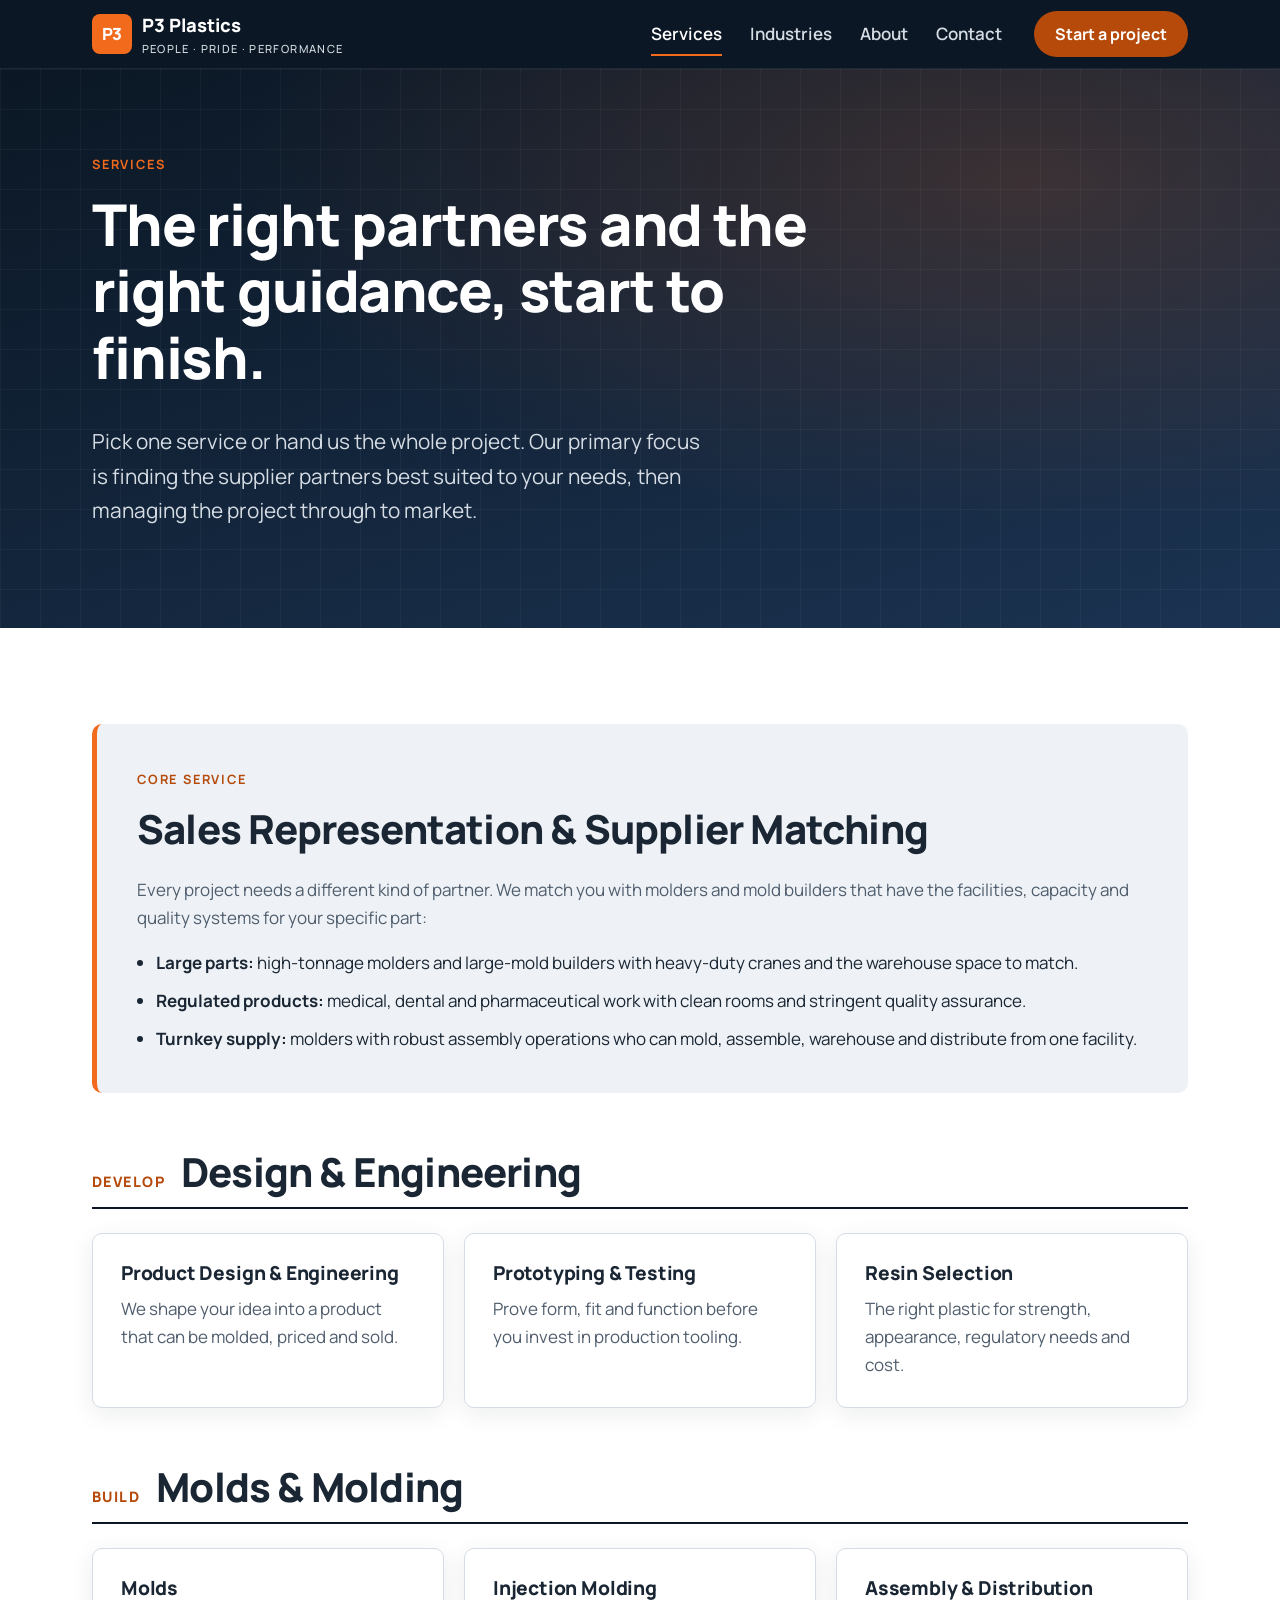
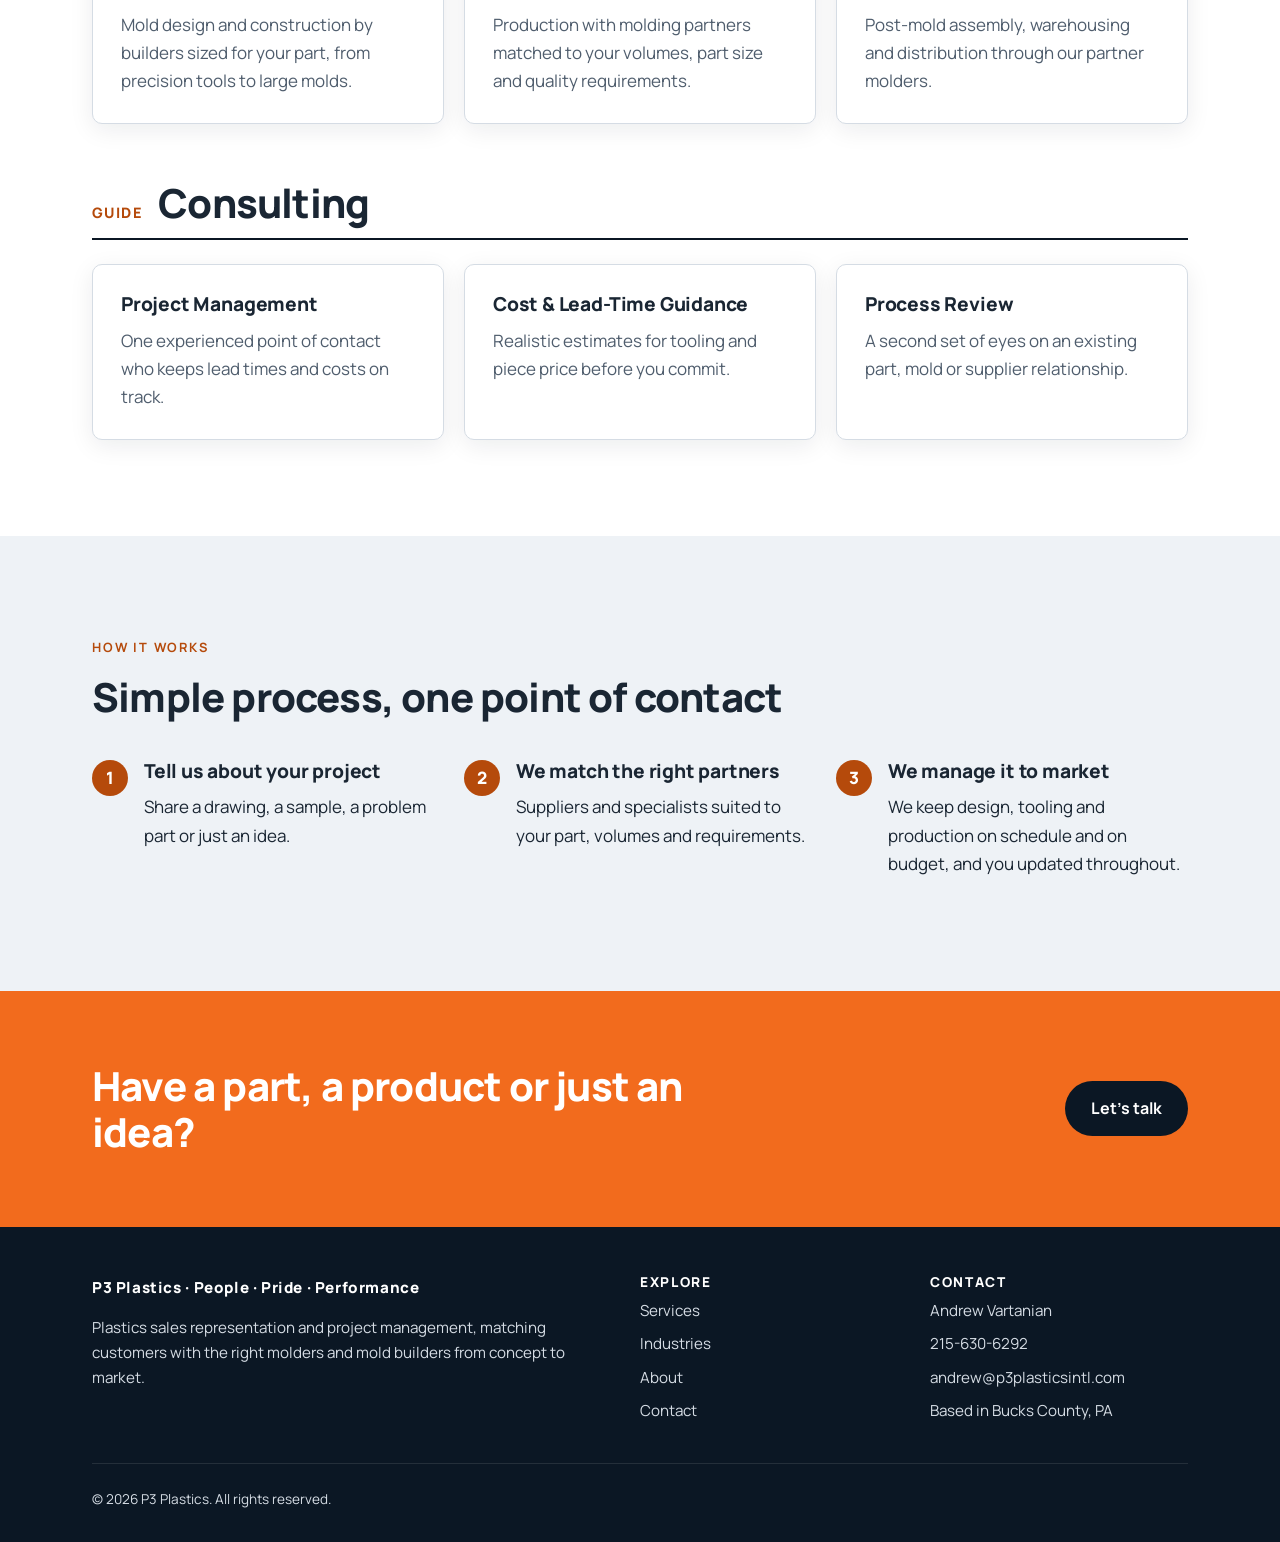
<file: services.html>
<!doctype html>
<html lang="en">
<head>
  <meta charset="utf-8">
  <meta name="viewport" content="width=device-width, initial-scale=1">
  <title>Services | P3 Plastics</title>
  <meta name="description" content="Sales representation and supplier matching, design & engineering, molds, injection molding and consulting for plastic products.">
  <meta property="og:type" content="website">
  <meta property="og:site_name" content="P3 Plastics">
  <meta property="og:title" content="Services | P3 Plastics">
  <meta property="og:description" content="Sales representation and supplier matching, design & engineering, molds, injection molding and consulting for plastic products.">
  <!-- TODO: add og:image + og:url once hosted (needs absolute URLs) -->
  <meta name="theme-color" content="#0b1724">
  <link rel="icon" href="favicon.svg" type="image/svg+xml">
  <link rel="preconnect" href="https://fonts.googleapis.com">
  <link rel="preconnect" href="https://fonts.gstatic.com" crossorigin>
  <link href="https://fonts.googleapis.com/css2?family=Manrope:wght@400;500;600;700;800&display=swap" rel="stylesheet">
  <link rel="stylesheet" href="css/styles.css">
</head>
<body>
  <a class="skip-link" href="#main">Skip to content</a>

  <header class="site-header">
    <div class="container header-inner">
      <a class="logo" href="index.html">
        <span class="logo-mark">P3</span>
        <span>P3 Plastics <small>People · Pride · Performance</small></span>
      </a>
      <button class="nav-toggle" aria-expanded="false" aria-controls="site-nav" aria-label="Menu">
        <span class="nav-toggle-bars"></span>
      </button>
      <nav class="site-nav" id="site-nav" aria-label="Main">
        <ul>
          <li><a href="services.html">Services</a></li>
          <li><a href="industries.html">Industries</a></li>
          <li><a href="about.html">About</a></li>
          <li><a href="contact.html">Contact</a></li>
        </ul>
        <a class="btn btn-primary" href="contact.html">Start a project</a>
      </nav>
    </div>
  </header>

  <main id="main">
    <section class="hero page-hero">
      <div class="container">
        <span class="eyebrow">Services</span>
        <h1>The right partners and the right guidance, start to finish.</h1>
        <p class="lead">Pick one service or hand us the whole project. Our primary focus is finding the supplier partners best suited to your needs, then managing the project through to market.</p>
      </div>
    </section>

    <section class="section">
      <div class="container">
        <article class="feature">
          <span class="eyebrow">Core service</span>
          <h2>Sales Representation &amp; Supplier Matching</h2>
          <p>Every project needs a different kind of partner. We match you with molders and mold builders that have the facilities, capacity and quality systems for your specific part:</p>
          <ul>
            <li><strong>Large parts:</strong> high-tonnage molders and large-mold builders with heavy-duty cranes and the warehouse space to match.</li>
            <li><strong>Regulated products:</strong> medical, dental and pharmaceutical work with clean rooms and stringent quality assurance.</li>
            <li><strong>Turnkey supply:</strong> molders with robust assembly operations who can mold, assemble, warehouse and distribute from one facility.</li>
          </ul>
        </article>

        <div class="phase">
          <div class="phase-label"><span>DEVELOP</span><h2>Design &amp; Engineering</h2></div>
          <div class="grid grid-3">
            <article class="card"><h3>Product Design &amp; Engineering</h3><p>We shape your idea into a product that can be molded, priced and sold.</p></article>
            <article class="card"><h3>Prototyping &amp; Testing</h3><p>Prove form, fit and function before you invest in production tooling.</p></article>
            <article class="card"><h3>Resin Selection</h3><p>The right plastic for strength, appearance, regulatory needs and cost.</p></article>
          </div>
        </div>

        <div class="phase">
          <div class="phase-label"><span>BUILD</span><h2>Molds &amp; Molding</h2></div>
          <div class="grid grid-3">
            <article class="card"><h3>Molds</h3><p>Mold design and construction by builders sized for your part, from precision tools to large molds.</p></article>
            <article class="card"><h3>Injection Molding</h3><p>Production with molding partners matched to your volumes, part size and quality requirements.</p></article>
            <article class="card"><h3>Assembly &amp; Distribution</h3><p>Post-mold assembly, warehousing and distribution through our partner molders.</p></article>
          </div>
        </div>

        <div class="phase">
          <div class="phase-label"><span>GUIDE</span><h2>Consulting</h2></div>
          <div class="grid grid-3">
            <article class="card"><h3>Project Management</h3><p>One experienced point of contact who keeps lead times and costs on track.</p></article>
            <article class="card"><h3>Cost &amp; Lead-Time Guidance</h3><p>Realistic estimates for tooling and piece price before you commit.</p></article>
            <article class="card"><h3>Process Review</h3><p>A second set of eyes on an existing part, mold or supplier relationship.</p></article>
          </div>
        </div>
      </div>
    </section>

    <section class="section section-alt">
      <div class="container">
        <div class="section-head">
          <span class="eyebrow">How it works</span>
          <h2>Simple process, one point of contact</h2>
        </div>
        <ol class="steps">
          <li><h3>Tell us about your project</h3><p>Share a drawing, a sample, a problem part or just an idea.</p></li>
          <li><h3>We match the right partners</h3><p>Suppliers and specialists suited to your part, volumes and requirements.</p></li>
          <li><h3>We manage it to market</h3><p>We keep design, tooling and production on schedule and on budget, and you updated throughout.</p></li>
        </ol>
      </div>
    </section>

    <!-- CTA -->
    <section class="cta-band">
      <div class="container">
        <h2>Have a part, a product or just an idea?</h2>
        <a class="btn" href="contact.html">Let's talk</a>
      </div>
    </section>
  </main>

  <footer class="site-footer">
    <div class="container">
      <div class="footer-grid">
        <div>
          <p class="footer-tagline">P3 Plastics · People · Pride · Performance</p>
          <p>Plastics sales representation and project management, matching customers with the right molders and mold builders from concept to market.</p>
        </div>
        <div>
          <h2>Explore</h2>
          <ul>
            <li><a href="services.html">Services</a></li>
            <li><a href="industries.html">Industries</a></li>
            <li><a href="about.html">About</a></li>
            <li><a href="contact.html">Contact</a></li>
          </ul>
        </div>
        <div>
          <h2>Contact</h2>
          <ul>
            <li>Andrew Vartanian</li>
            <li><a href="tel:+12156306292">215-630-6292</a></li>
            <li><a href="mailto:andrew@p3plasticsintl.com">andrew@p3plasticsintl.com</a></li>
            <li>Based in Bucks County, PA</li>
          </ul>
        </div>
      </div>
      <div class="footer-bottom">© <span id="year">2026</span> P3 Plastics. All rights reserved.</div>
    </div>
  </footer>

  <script src="js/main.js"></script>
</body>
</html>
</file>
<file: css/styles.css>
/* ==========================================================================
   P3 — base styles (mobile-first)
   ========================================================================== */

:root {
  --navy-900: #0b1724;
  --navy-800: #12243a;
  --navy-700: #1b3352;
  --steel-500: #5b6b7f;
  --steel-200: #d5dce4;
  --steel-100: #eef2f6;
  --white: #ffffff;
  --accent: #f26b1d;        /* safety orange */
  --accent-dark: #b54a0b;   /* text & button fills (≥4.5:1 on white + steel-100) */
  --accent-darker: #a3420a;
  --text: #1a2633;
  --text-muted: #4f5d6d;

  --font: "Manrope", system-ui, -apple-system, "Segoe UI", Roboto, sans-serif;
  --radius: 10px;
  --shadow: 0 6px 24px rgba(11, 23, 36, 0.08);
  --max: 1160px;
  --gutter: clamp(1rem, 4vw, 2rem);
  --section: clamp(3.5rem, 8vw, 6rem);
}

*,
*::before,
*::after { box-sizing: border-box; }

html { scroll-behavior: smooth; }

body {
  margin: 0;
  font-family: var(--font);
  font-size: 1.0625rem;
  line-height: 1.65;
  color: var(--text);
  background: var(--white);
  -webkit-font-smoothing: antialiased;
}

img, svg { max-width: 100%; display: block; }

h1, h2, h3, h4 {
  line-height: 1.15;
  margin: 0 0 0.6em;
  font-weight: 800;
  letter-spacing: -0.02em;
}
h1 { font-size: clamp(2.1rem, 5.5vw, 3.6rem); }
h2 { font-size: clamp(1.7rem, 3.8vw, 2.5rem); }
h3 { font-size: 1.2rem; letter-spacing: -0.01em; }

p { margin: 0 0 1em; }
a { color: var(--accent-dark); }

.container {
  width: 100%;
  max-width: var(--max);
  margin-inline: auto;
  padding-inline: var(--gutter);
}

.skip-link {
  position: absolute;
  left: -999px;
  top: 0;
  background: var(--accent-dark);
  color: var(--white);
  padding: 0.75rem 1rem;
  z-index: 100;
}
.skip-link:focus { left: 1rem; }

:focus-visible {
  outline: 3px solid var(--accent);
  outline-offset: 3px;
}

/* ---------- Buttons ---------- */
.btn {
  display: inline-flex;
  align-items: center;
  justify-content: center;
  gap: 0.5rem;
  min-height: 48px;
  padding: 0.75rem 1.5rem;
  border-radius: 999px;
  font-weight: 700;
  font-size: 1rem;
  text-decoration: none;
  border: 2px solid transparent;
  cursor: pointer;
  transition: background 0.2s, color 0.2s, border-color 0.2s, transform 0.2s;
}
.btn:hover { transform: translateY(-1px); }
.btn-primary { background: var(--accent-dark); color: var(--white); }
.btn-primary:hover { background: var(--accent-darker); }
.btn-ghost { border-color: rgba(255, 255, 255, 0.5); color: var(--white); }
.btn-ghost:hover { border-color: var(--white); background: rgba(255, 255, 255, 0.08); }
.btn-outline { border-color: var(--navy-800); color: var(--navy-800); }
.btn-outline:hover { background: var(--navy-800); color: var(--white); }

/* ---------- Header / nav ---------- */
.site-header {
  position: sticky;
  top: 0;
  z-index: 50;
  background: var(--navy-900);
  color: var(--white);
  border-bottom: 1px solid rgba(255, 255, 255, 0.08);
}
.header-inner {
  display: flex;
  align-items: center;
  justify-content: space-between;
  min-height: 68px;
}
.logo {
  display: flex;
  align-items: center;
  gap: 0.6rem;
  color: var(--white);
  text-decoration: none;
  font-weight: 800;
  font-size: 1.15rem;
}
.logo-mark {
  display: grid;
  place-items: center;
  width: 40px;
  height: 40px;
  border-radius: 8px;
  background: var(--accent);
  font-size: 1.05rem;
  letter-spacing: -0.03em;
}
.logo small {
  display: block;
  font-weight: 500;
  font-size: 0.7rem;
  letter-spacing: 0.12em;
  text-transform: uppercase;
  color: var(--steel-200);
}

.nav-toggle {
  display: inline-flex;
  align-items: center;
  justify-content: center;
  width: 48px;
  height: 48px;
  background: none;
  border: 0;
  color: var(--white);
  cursor: pointer;
}
.nav-toggle-bars,
.nav-toggle-bars::before,
.nav-toggle-bars::after {
  display: block;
  width: 24px;
  height: 2px;
  background: currentColor;
  border-radius: 2px;
  transition: transform 0.25s, opacity 0.25s;
  position: relative;
}
.nav-toggle-bars::before,
.nav-toggle-bars::after { content: ""; position: absolute; left: 0; }
.nav-toggle-bars::before { top: -7px; }
.nav-toggle-bars::after { top: 7px; }
.nav-open .nav-toggle-bars { background: transparent; }
.nav-open .nav-toggle-bars::before { transform: translateY(7px) rotate(45deg); }
.nav-open .nav-toggle-bars::after { transform: translateY(-7px) rotate(-45deg); }

.site-nav {
  position: absolute;
  top: 100%;
  left: 0;
  right: 0;
  background: var(--navy-900);
  border-bottom: 1px solid rgba(255, 255, 255, 0.08);
  padding: 0.5rem var(--gutter) 1.5rem;
  display: none;
}
.nav-open .site-nav { display: block; }
.site-nav ul { list-style: none; margin: 0 0 1rem; padding: 0; }
.site-nav a:not(.btn) {
  display: block;
  padding: 0.85rem 0;
  color: var(--steel-200);
  text-decoration: none;
  font-weight: 600;
  border-bottom: 1px solid rgba(255, 255, 255, 0.06);
}
.site-nav a:not(.btn):hover,
.site-nav a[aria-current="page"] { color: var(--white); }
.site-nav a[aria-current="page"] { box-shadow: inset 3px 0 0 var(--accent); padding-left: 0.75rem; }
.site-nav .btn { width: 100%; }

@media (min-width: 860px) {
  .nav-toggle { display: none; }
  .site-nav {
    position: static;
    display: flex;
    align-items: center;
    gap: 2rem;
    padding: 0;
    border: 0;
    background: none;
  }
  .site-nav ul { display: flex; gap: 1.75rem; margin: 0; }
  .site-nav a:not(.btn) { padding: 0.5rem 0; border: 0; }
  .site-nav a[aria-current="page"] { padding-left: 0; box-shadow: inset 0 -2px 0 var(--accent); }
  .site-nav .btn { width: auto; min-height: 42px; padding: 0.5rem 1.2rem; }
}

/* ---------- Hero ---------- */
.hero {
  position: relative;
  background:
    radial-gradient(ellipse at 80% 20%, rgba(242, 107, 29, 0.18), transparent 55%),
    linear-gradient(160deg, var(--navy-900) 0%, var(--navy-700) 100%);
  color: var(--white);
  padding-block: clamp(4rem, 12vw, 8rem);
  overflow: hidden;
}
.hero::after {               /* subtle blueprint grid */
  content: "";
  position: absolute;
  inset: 0;
  background-image:
    linear-gradient(rgba(255, 255, 255, 0.04) 1px, transparent 1px),
    linear-gradient(90deg, rgba(255, 255, 255, 0.04) 1px, transparent 1px);
  background-size: 40px 40px;
  pointer-events: none;
}
.hero .container { position: relative; z-index: 1; }
.hero-grid { display: grid; gap: 3rem; align-items: center; }
@media (min-width: 960px) { .hero-grid { grid-template-columns: 1.2fr 1fr; } }
.hero .eyebrow,
.section-dark .eyebrow { color: var(--accent); }
.hero p.lead { font-size: clamp(1.1rem, 2.2vw, 1.3rem); color: var(--steel-200); max-width: 38rem; }
.hero-actions { display: flex; flex-wrap: wrap; gap: 1rem; margin-top: 2rem; }
.eyebrow {
  display: inline-block;
  font-size: 0.8rem;
  font-weight: 700;
  letter-spacing: 0.14em;
  text-transform: uppercase;
  color: var(--accent-dark);
  margin-bottom: 1rem;
}
.hero-stats {
  display: grid;
  grid-template-columns: repeat(2, 1fr);
  gap: 1rem;
  margin-top: 3rem;
  max-width: 24rem;
}
.hero-stats strong { display: block; font-size: clamp(1.6rem, 4vw, 2.2rem); color: var(--white); }
.hero-stats span { font-size: 0.85rem; color: var(--steel-200); }

.page-hero { padding-block: clamp(3rem, 8vw, 5rem); }
.page-hero h1 { max-width: 20ch; }

/* ---------- Sections ---------- */
.section { padding-block: var(--section); }
.section-alt { background: var(--steel-100); }
.section-dark { background: var(--navy-900); color: var(--white); }
.section-dark p { color: var(--steel-200); }
.section-head { max-width: 44rem; margin-bottom: 2.5rem; }
.section-head p { color: var(--text-muted); font-size: 1.1rem; }
.section-dark .section-head p { color: var(--steel-200); }

.grid { display: grid; gap: 1.25rem; }
@media (min-width: 640px) { .grid-2, .grid-3, .grid-4 { grid-template-columns: repeat(2, 1fr); } }
@media (min-width: 960px) {
  .grid-3 { grid-template-columns: repeat(3, 1fr); }
  .grid-4 { grid-template-columns: repeat(4, 1fr); }
}

/* ---------- Cards ---------- */
.card {
  background: var(--white);
  border: 1px solid var(--steel-200);
  border-radius: var(--radius);
  padding: 1.75rem;
  box-shadow: var(--shadow);
  transition: transform 0.2s, box-shadow 0.2s;
}
.card:hover { transform: translateY(-3px); box-shadow: 0 12px 32px rgba(11, 23, 36, 0.12); }
.card p { color: var(--text-muted); margin: 0; }
.card .icon {
  width: 48px;
  height: 48px;
  border-radius: 10px;
  display: grid;
  place-items: center;
  background: rgba(242, 107, 29, 0.12);
  color: var(--accent-dark);
  margin-bottom: 1.1rem;
}
.card .icon svg { width: 26px; height: 26px; }

.pillar { text-align: left; border-top: 4px solid var(--accent); }
.pillar .num { font-size: 0.8rem; font-weight: 800; letter-spacing: 0.14em; color: var(--accent-dark); }

.link-arrow {
  display: inline-flex;
  align-items: center;
  gap: 0.35rem;
  margin-top: 2rem;
  font-weight: 700;
  text-decoration: none;
}
.link-arrow::after { content: "→"; transition: transform 0.2s; }
.link-arrow:hover::after { transform: translateX(4px); }

/* Industries chips */
.chips { display: flex; flex-wrap: wrap; gap: 0.75rem; list-style: none; padding: 0; margin: 0; }
.chips li {
  padding: 0.6rem 1.1rem;
  border-radius: 999px;
  border: 1px solid rgba(255, 255, 255, 0.2);
  font-weight: 600;
  font-size: 0.95rem;
}

/* Process / phase list */
.phase { margin-bottom: 3.5rem; }
.phase:last-child { margin-bottom: 0; }
.phase-label {
  display: flex;
  align-items: baseline;
  gap: 1rem;
  border-bottom: 2px solid var(--navy-900);
  padding-bottom: 0.75rem;
  margin-bottom: 1.5rem;
}
.phase-label span { font-weight: 800; color: var(--accent-dark); font-size: 0.9rem; letter-spacing: 0.1em; }
.phase-label h2 { margin: 0; }

.steps { counter-reset: step; list-style: none; padding: 0; margin: 0; display: grid; gap: 1.25rem; }
@media (min-width: 760px) { .steps { grid-template-columns: repeat(3, 1fr); } }
.steps li { counter-increment: step; padding-left: 3.25rem; position: relative; }
.steps li::before {
  content: counter(step);
  position: absolute;
  left: 0;
  top: 0;
  width: 2.25rem;
  height: 2.25rem;
  border-radius: 50%;
  background: var(--accent-dark);
  color: var(--white);
  font-weight: 800;
  display: grid;
  place-items: center;
}

/* Two-column split */
.split { display: grid; gap: 2.5rem; align-items: center; }
@media (min-width: 900px) { .split { grid-template-columns: 1fr 1fr; gap: 4rem; } }

/* ---------- Placeholders (client to supply) ---------- */
.ph-media {
  position: relative;
  aspect-ratio: 4 / 3;
  max-width: 100%;
  border-radius: var(--radius);
  border: 2px dashed var(--steel-500);
  background:
    repeating-linear-gradient(45deg, transparent 0 14px, rgba(91, 107, 127, 0.08) 14px 28px),
    var(--steel-100);
  display: grid;
  place-items: center;
  text-align: center;
  padding: 1.5rem;
  color: var(--steel-500);
  font-weight: 600;
  font-size: 0.95rem;
}
.hero .ph-media {
  border-color: rgba(255, 255, 255, 0.35);
  background:
    repeating-linear-gradient(45deg, transparent 0 14px, rgba(255, 255, 255, 0.04) 14px 28px),
    rgba(255, 255, 255, 0.04);
  color: var(--steel-200);
}
.tbd {
  display: inline-block;
  font-size: 0.7rem;
  font-weight: 800;
  letter-spacing: 0.08em;
  text-transform: uppercase;
  background: #fff3c4;
  color: #6b5200;
  border-radius: 4px;
  padding: 0.1rem 0.4rem;
  vertical-align: middle;
  margin-left: 0.35rem;
}

/* ---------- CTA band ---------- */
.cta-band {
  background: var(--accent);
  color: var(--white);
  padding-block: clamp(3rem, 7vw, 4.5rem);
}
.cta-band .container {
  display: flex;
  flex-wrap: wrap;
  align-items: center;
  justify-content: space-between;
  gap: 1.5rem;
}
.cta-band h2 { margin: 0; max-width: 22ch; }
.cta-band .btn { background: var(--navy-900); color: var(--white); }
.cta-band .btn:hover { background: var(--navy-700); }

/* ---------- Forms ---------- */
.form { display: grid; gap: 1.1rem; }
.form-row { display: grid; gap: 1.1rem; }
@media (min-width: 640px) { .form-row { grid-template-columns: 1fr 1fr; } }
.form label { display: block; font-weight: 700; font-size: 0.9rem; margin-bottom: 0.35rem; }
.form input,
.form select,
.form textarea {
  width: 100%;
  min-height: 48px;
  padding: 0.75rem 0.9rem;
  border: 1px solid var(--steel-200);
  border-radius: 8px;
  font: inherit;
  color: var(--text);
  background: var(--white);
}
.form textarea { min-height: 140px; resize: vertical; }
.form input:focus,
.form select:focus,
.form textarea:focus { border-color: var(--accent); outline: 2px solid rgba(242, 107, 29, 0.25); }
.form-note { font-size: 0.85rem; color: var(--text-muted); }
.form-status { font-weight: 700; color: var(--navy-700); }

.contact-list { list-style: none; padding: 0; margin: 0 0 2rem; display: grid; gap: 1rem; }
.contact-list strong { display: block; font-size: 0.8rem; letter-spacing: 0.1em; text-transform: uppercase; color: var(--steel-500); }

/* ---------- Footer ---------- */
.site-footer {
  background: var(--navy-900);
  color: var(--steel-200);
  padding-block: 3rem 2rem;
  font-size: 0.95rem;
}
.footer-grid { display: grid; gap: 2rem; }
@media (min-width: 760px) { .footer-grid { grid-template-columns: 2fr 1fr 1fr; } }
.site-footer h2 { color: var(--white); font-size: 0.85rem; letter-spacing: 0.12em; text-transform: uppercase; }
.site-footer ul { list-style: none; padding: 0; margin: 0; display: grid; gap: 0.5rem; }
.site-footer a { color: var(--steel-200); text-decoration: none; }
.site-footer a:hover { color: var(--white); }
.footer-tagline { font-weight: 800; color: var(--white); letter-spacing: 0.04em; }
.footer-bottom {
  margin-top: 2.5rem;
  padding-top: 1.5rem;
  border-top: 1px solid rgba(255, 255, 255, 0.1);
  font-size: 0.85rem;
}

@media (prefers-reduced-motion: reduce) {
  *, *::before, *::after { transition: none !important; scroll-behavior: auto !important; }
}

.h-sm { font-size: 1.2rem; letter-spacing: -0.01em; }

/* Highlighted core-service block */
.feature {
  background: var(--steel-100);
  border-left: 5px solid var(--accent);
  border-radius: var(--radius);
  padding: clamp(1.5rem, 4vw, 2.5rem);
  margin-bottom: 3.5rem;
}
.feature ul { margin: 0; padding-left: 1.2rem; display: grid; gap: 0.6rem; }
.feature p { color: var(--text-muted); }

/* Mission pull quote */
.quote {
  margin: 0 0 2.5rem;
  padding-left: clamp(1rem, 3vw, 2rem);
  border-left: 5px solid var(--accent);
  font-size: clamp(1.2rem, 2.6vw, 1.6rem);
  font-weight: 600;
  line-height: 1.45;
  color: var(--navy-800);
  max-width: 48rem;
}
.quote footer { margin-top: 1rem; font-size: 0.95rem; font-weight: 700; color: var(--text-muted); }

/* Founder profile (source photo is small; keep it near native size) */
.profile {
  margin: 0;
  justify-self: center;
  text-align: center;
  background: var(--white);
  border: 1px solid var(--steel-200);
  border-radius: var(--radius);
  box-shadow: var(--shadow);
  padding: 2rem 2.5rem;
}
.profile img {
  width: 200px;
  height: 200px;
  object-fit: cover;
  border-radius: 50%;
  margin: 0 auto 1.25rem;
  border: 4px solid var(--steel-100);
}
.profile strong { display: block; font-size: 1.2rem; }
.profile span { display: block; color: var(--text-muted); font-size: 0.95rem; margin-bottom: 0.5rem; }
.profile a { font-weight: 700; text-decoration: none; }
</file>
